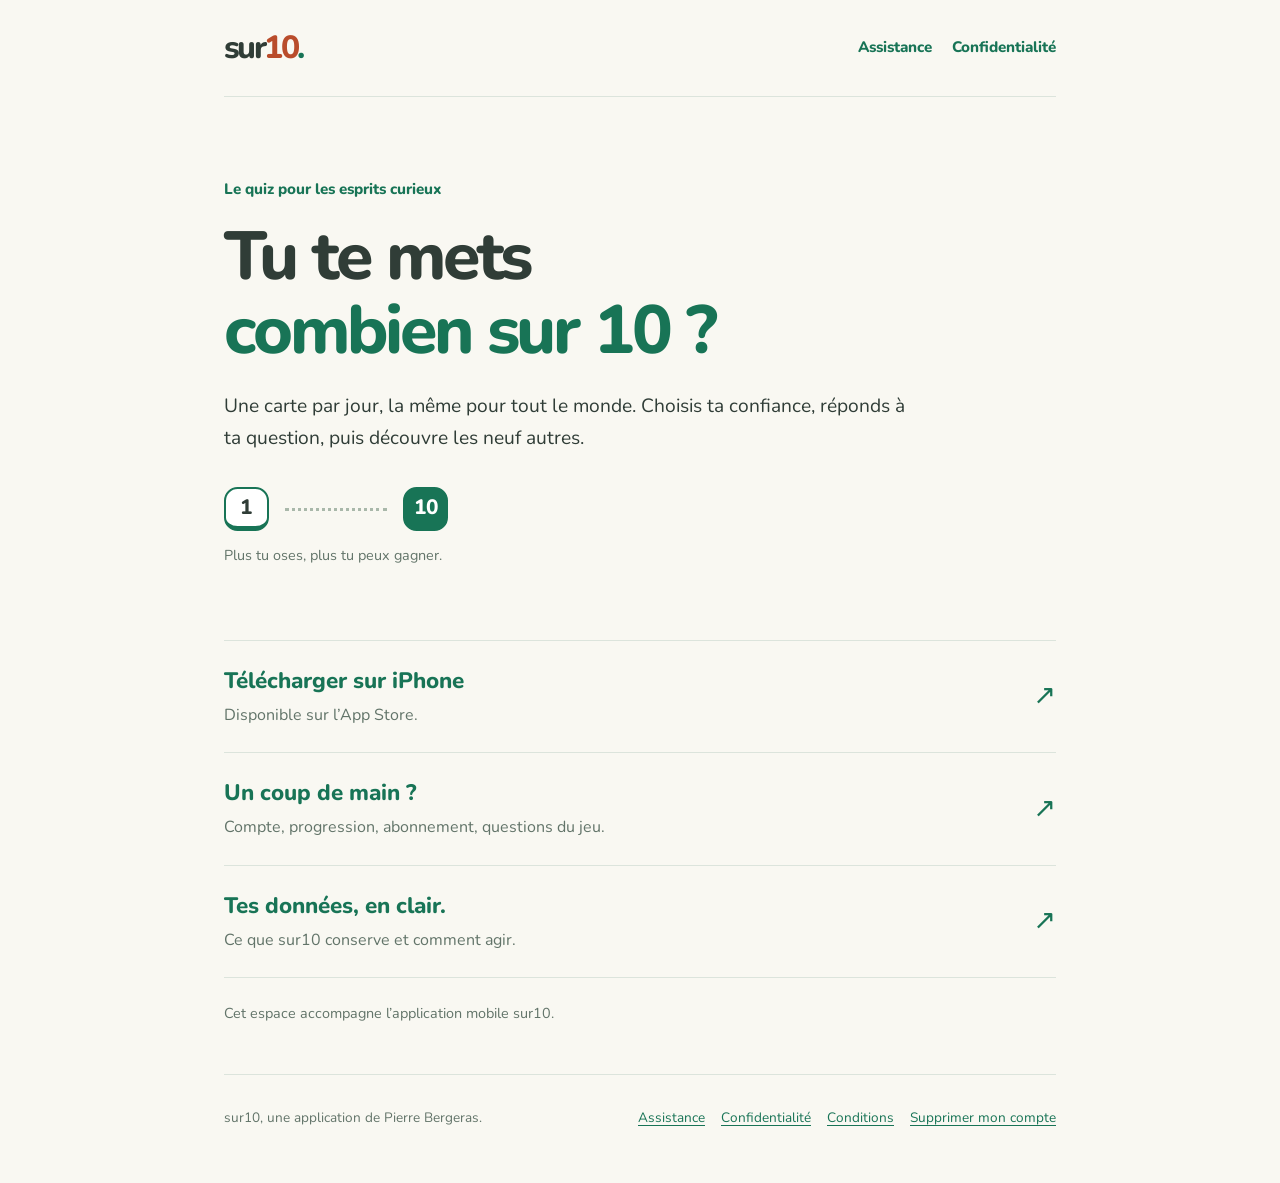
<file: index.html>
<!doctype html>
<html lang="fr">
<head>
  <meta charset="utf-8">
  <meta name="viewport" content="width=device-width, initial-scale=1">
  <meta name="description" content="Le site d’assistance de sur10, le quiz mobile où tu choisis ton niveau de confiance.">
  <meta name="theme-color" content="#F9F8F2">
  <title>Une carte par jour · sur10</title>
  <link rel="icon" type="image/svg+xml" href="assets/mark.svg">
  <link rel="stylesheet" href="styles.css">
  <link rel="canonical" href="https://pierrebgs.github.io/sur10-support/index.html">
</head>
<body>
  <a class="skip-link" href="#contenu">Aller au contenu</a>
  <header class="site-header">
    <a class="wordmark" href="index.html" aria-label="sur10, accueil">sur<span>10</span><i aria-hidden="true">.</i></a>
    <nav aria-label="Navigation principale">
      <a href="support.html">Assistance</a>
      <a href="privacy.html">Confidentialité</a>
    </nav>
  </header>
  <main id="contenu" tabindex="-1">
    <section class="hero">
      <p class="eyebrow">Le quiz pour les esprits curieux</p>
      <h1>Tu te mets<br><span>combien sur 10 ?</span></h1>
      <p class="lead">Une carte par jour, la même pour tout le monde. Choisis ta confiance, réponds à ta question, puis découvre les neuf autres.</p>
      <div class="score-rule" aria-label="De 1 à 10 : plus de confiance, plus de difficulté, plus de points"><span>1</span><span class="score-line" aria-hidden="true"></span><span>10</span></div>
      <p class="caption">Plus tu oses, plus tu peux gagner.</p>
    </section>
    <section class="home-links" aria-label="Les informations utiles">
      <a class="feature-link" href="https://apps.apple.com/app/id6800285992"><span><strong>Télécharger sur iPhone</strong><small>Disponible sur l’App Store.</small></span><span aria-hidden="true">↗</span></a>
      <a class="feature-link" href="support.html"><span><strong>Un coup de main ?</strong><small>Compte, progression, abonnement, questions du jeu.</small></span><span aria-hidden="true">↗</span></a>
      <a class="feature-link" href="privacy.html"><span><strong>Tes données, en clair.</strong><small>Ce que sur10 conserve et comment agir.</small></span><span aria-hidden="true">↗</span></a>
    </section>
    <p class="home-note">Cet espace accompagne l’application mobile sur10.</p>
  </main>
  <footer class="site-footer">
    <p>sur10, une application de Pierre Bergeras.</p>
    <div><a href="support.html">Assistance</a><a href="privacy.html">Confidentialité</a><a href="terms.html">Conditions</a><a href="suppression.html">Supprimer mon compte</a></div>
  </footer>
</body>
</html>
</file>
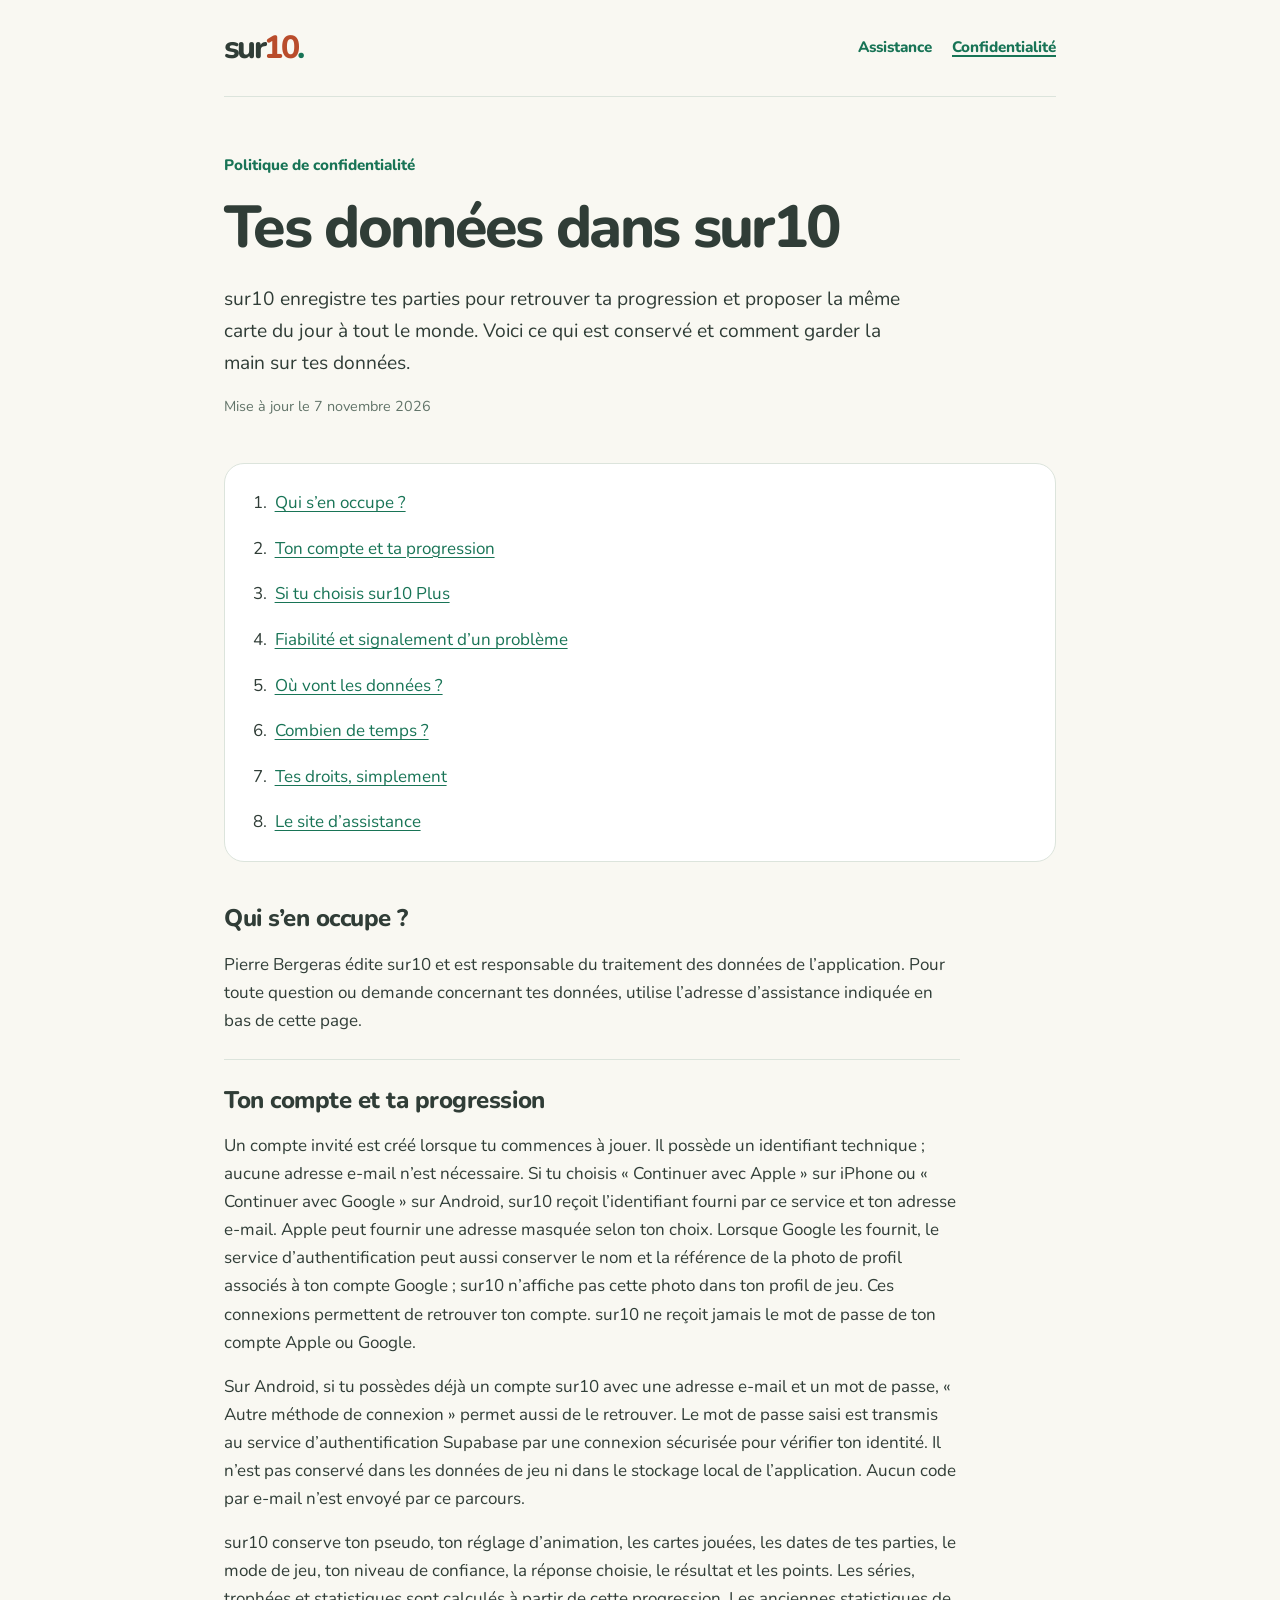
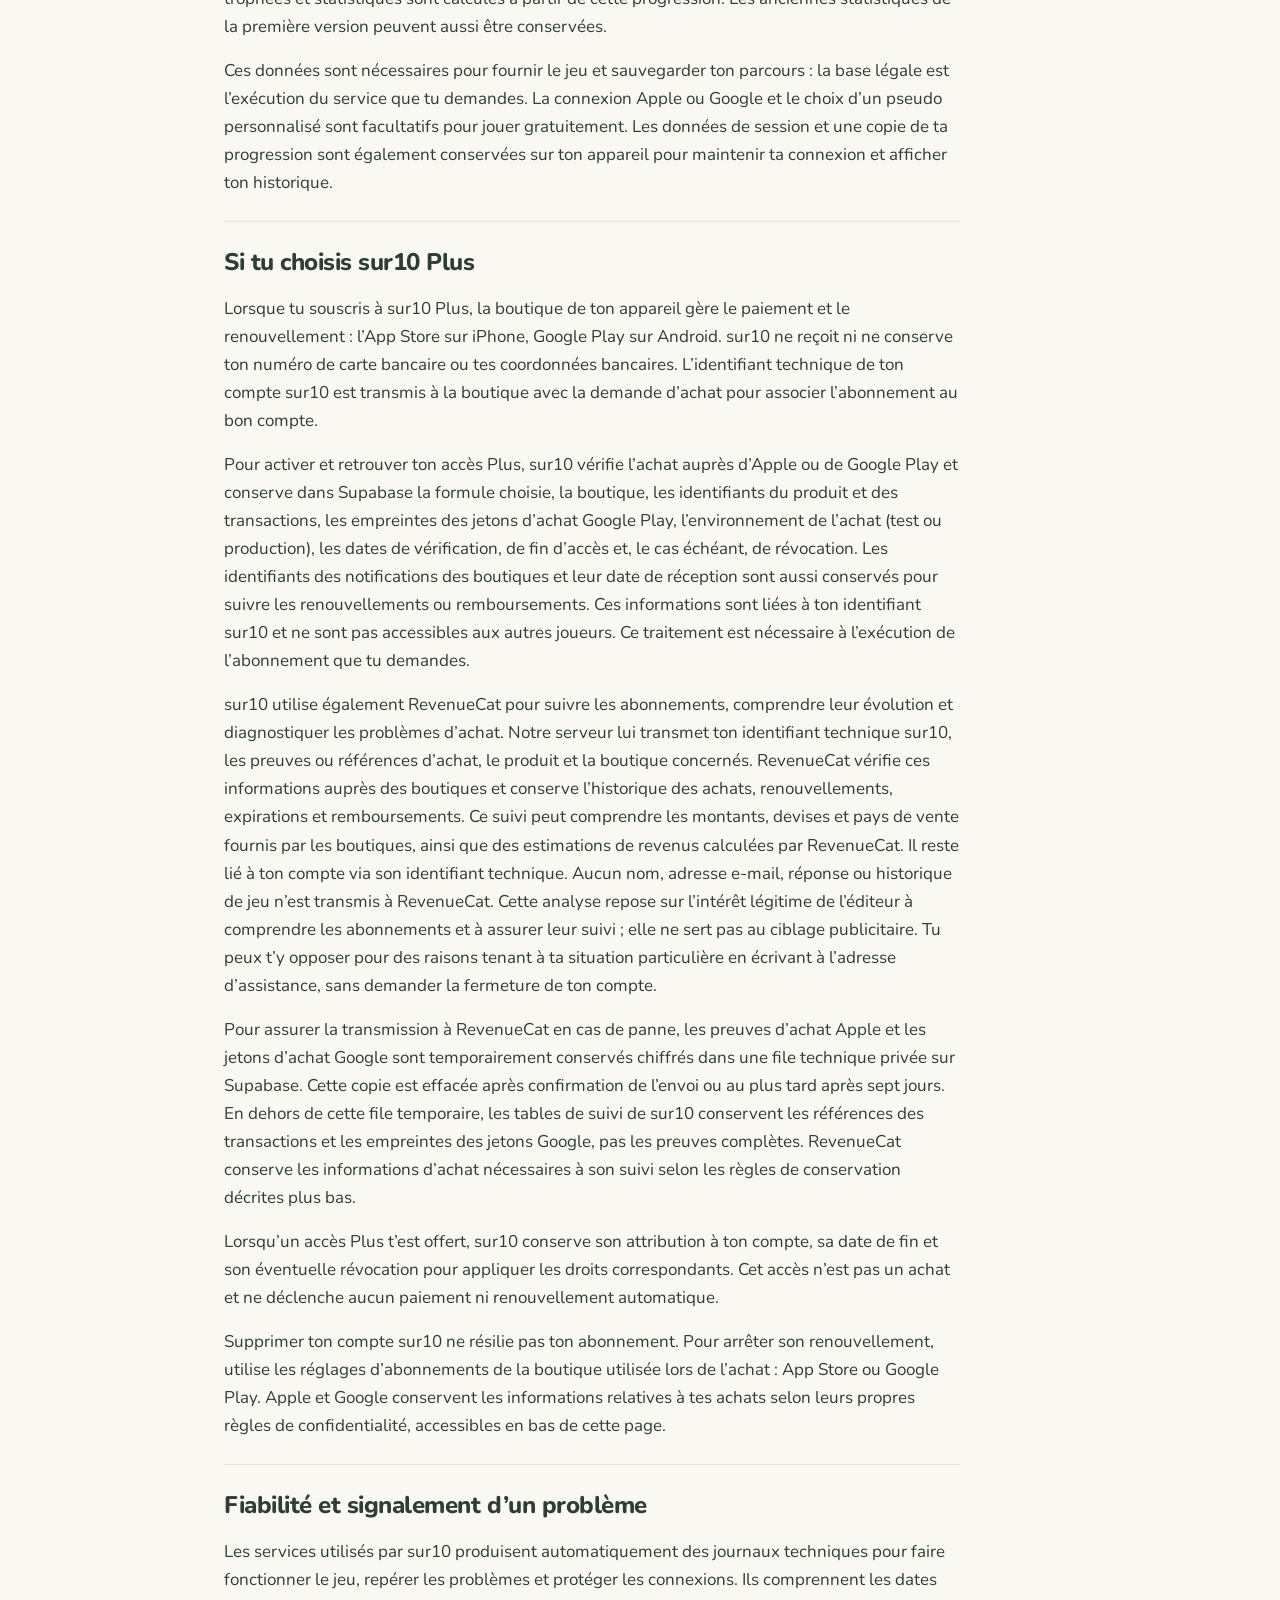
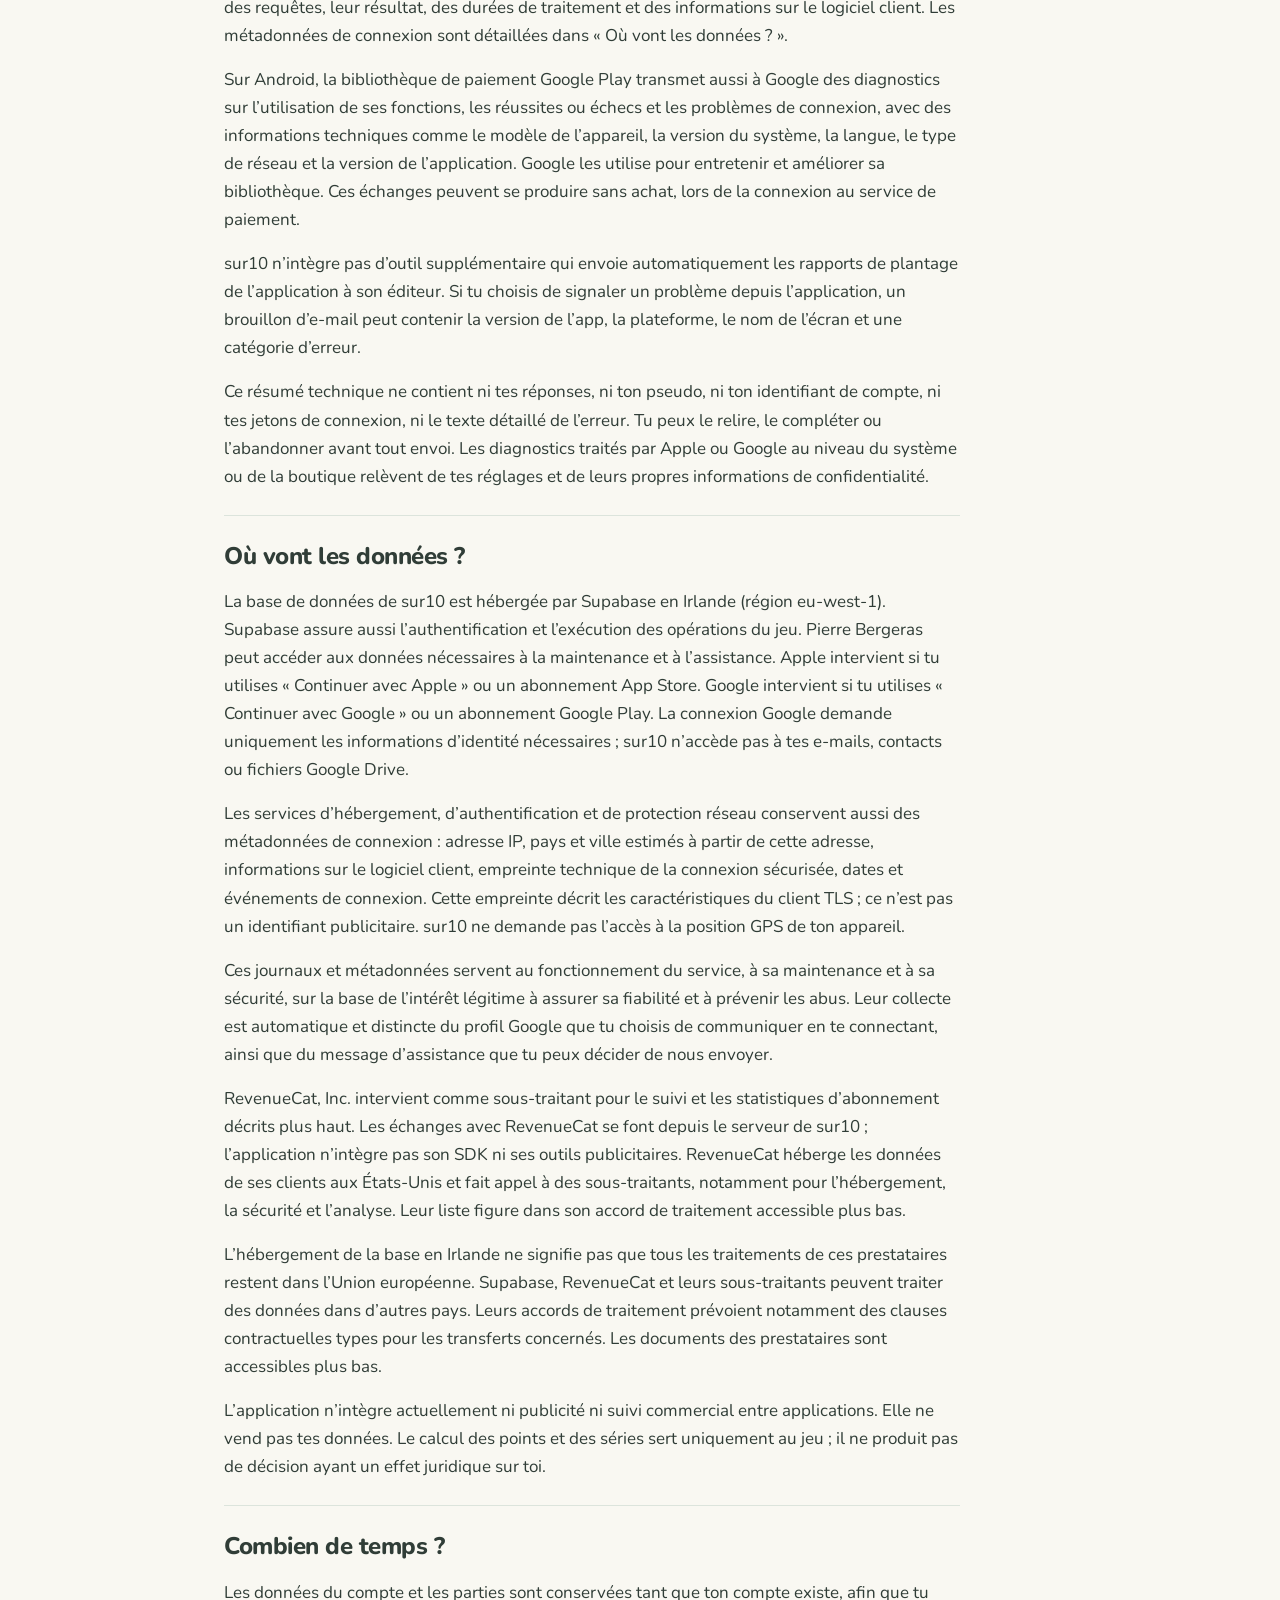
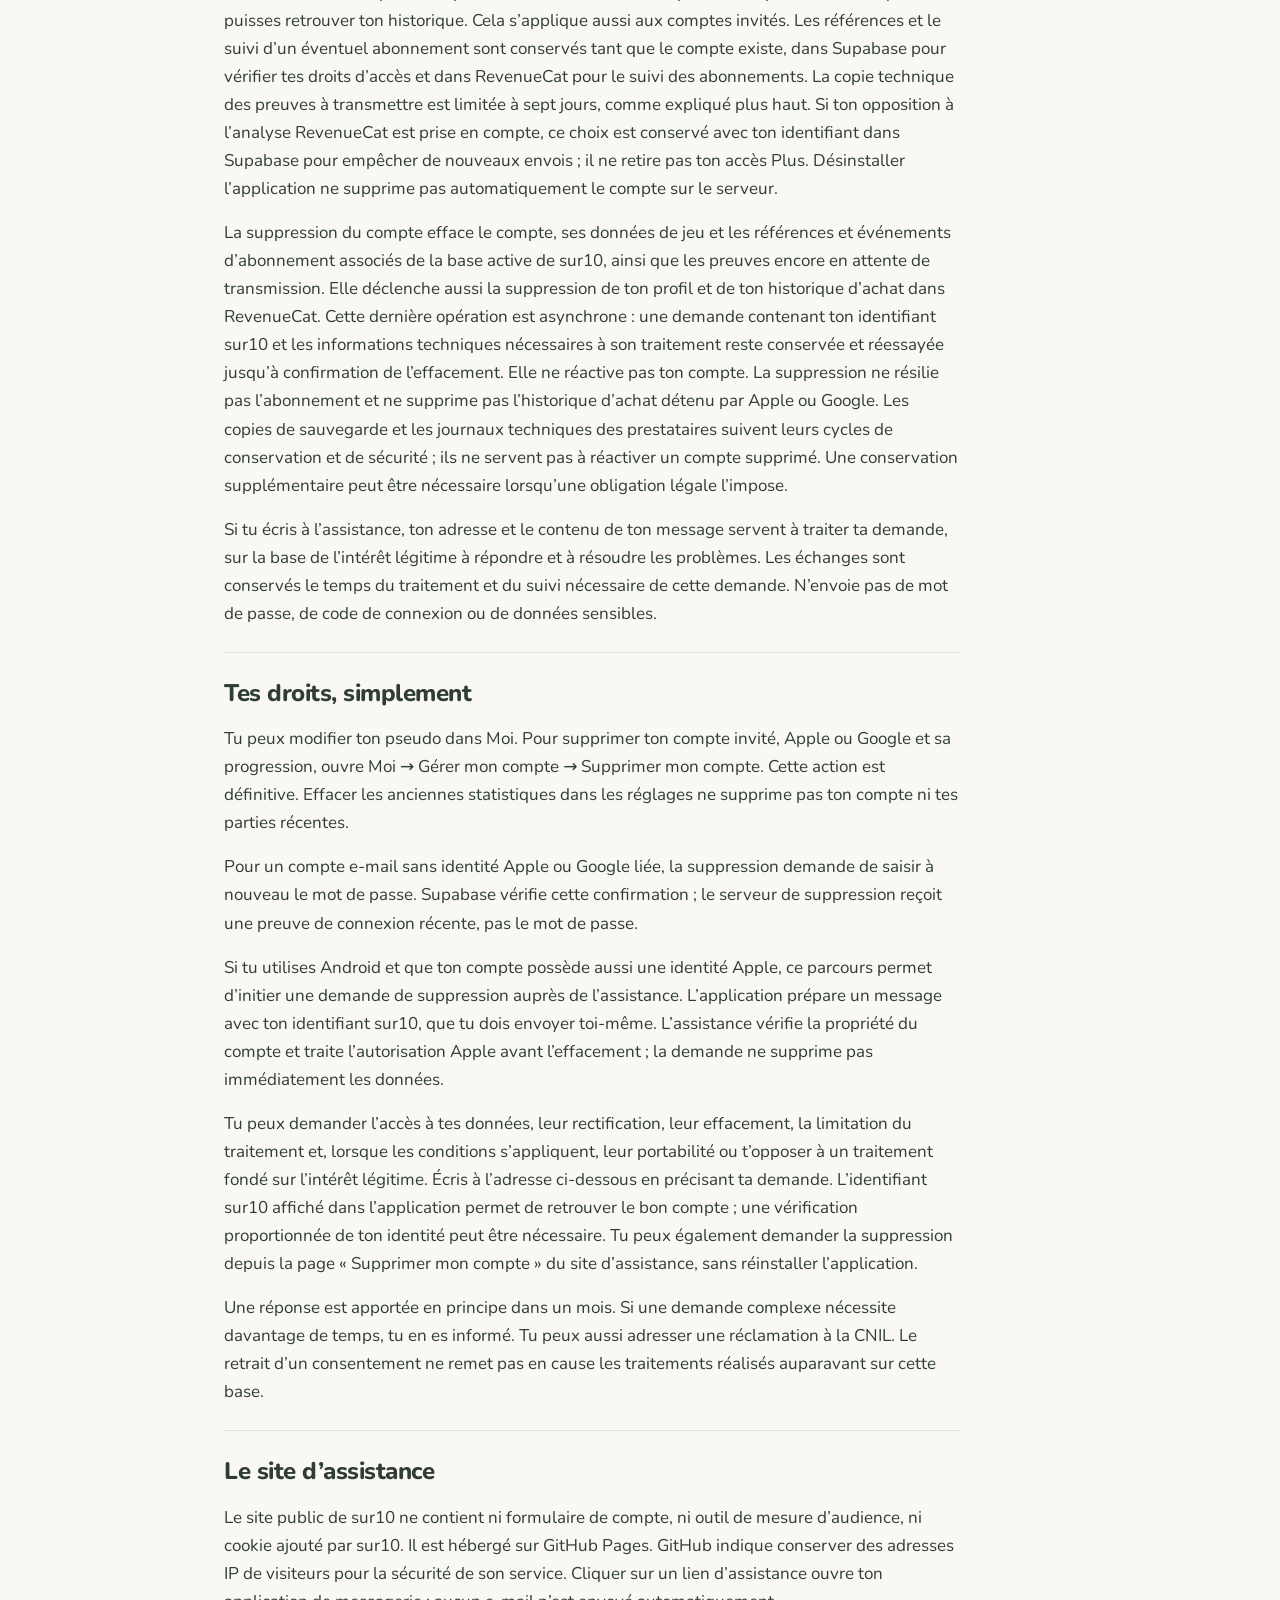
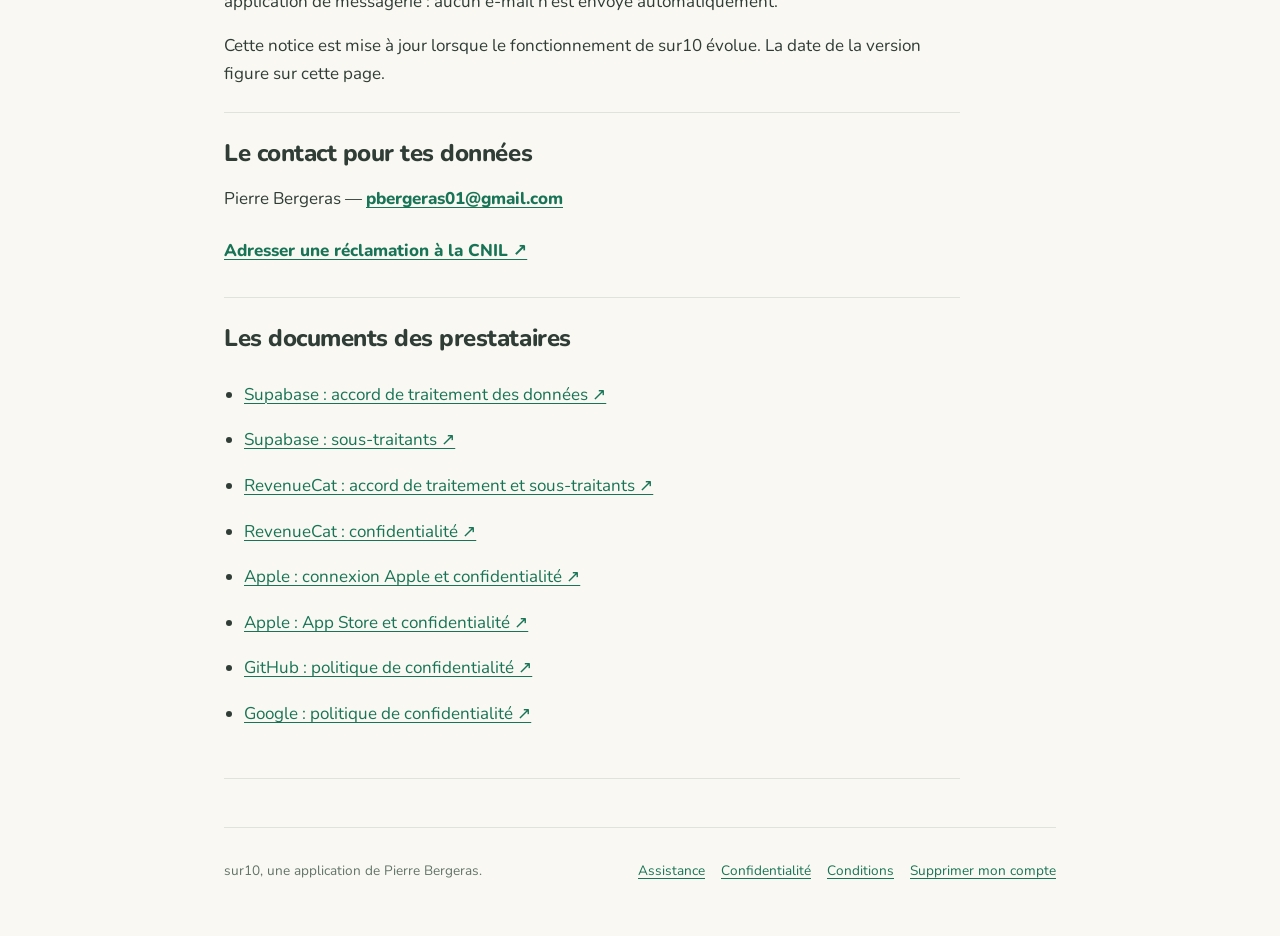
<file: privacy.html>
<!doctype html>
<html lang="fr">
<head>
  <meta charset="utf-8">
  <meta name="viewport" content="width=device-width, initial-scale=1">
  <meta name="description" content="Les données utilisées par sur10, leur conservation et les moyens de demander leur accès ou leur suppression.">
  <meta name="theme-color" content="#F9F8F2">
  <title>Politique de confidentialité · sur10</title>
  <link rel="icon" type="image/svg+xml" href="assets/mark.svg">
  <link rel="stylesheet" href="styles.css">
  <link rel="canonical" href="https://pierrebgs.github.io/sur10-support/privacy.html">
</head>
<body>
  <a class="skip-link" href="#contenu">Aller au contenu</a>
  <header class="site-header">
    <a class="wordmark" href="index.html" aria-label="sur10, accueil">sur<span>10</span><i aria-hidden="true">.</i></a>
    <nav aria-label="Navigation principale">
      <a href="support.html">Assistance</a>
      <a href="privacy.html" aria-current="page">Confidentialité</a>
    </nav>
  </header>
  <main id="contenu" tabindex="-1">
    <div class="page-intro">
      <p class="eyebrow">Politique de confidentialité</p>
      <h1>Tes données dans sur10</h1>
      <p class="lead">sur10 enregistre tes parties pour retrouver ta progression et proposer la même carte du jour à tout le monde. Voici ce qui est conservé et comment garder la main sur tes données.</p>
      <p class="updated">Mise à jour le <time datetime="2026-11-07">7 novembre 2026</time></p>
    </div>
    <nav class="contents" aria-label="Sommaire de la politique"><ol><li><a href="#responsable">Qui s’en occupe ?</a></li><li><a href="#compte">Ton compte et ta progression</a></li><li><a href="#abonnement">Si tu choisis sur10 Plus</a></li><li><a href="#diagnostics">Fiabilité et signalement d’un problème</a></li><li><a href="#destinataires">Où vont les données ?</a></li><li><a href="#conservation">Combien de temps ?</a></li><li><a href="#droits">Tes droits, simplement</a></li><li><a href="#site">Le site d’assistance</a></li></ol></nav>
    <div class="article">
      <section id="responsable"><h2>Qui s’en occupe ?</h2><p>Pierre Bergeras édite sur10 et est responsable du traitement des données de l’application. Pour toute question ou demande concernant tes données, utilise l’adresse d’assistance indiquée en bas de cette page.</p></section>
      <section id="compte"><h2>Ton compte et ta progression</h2><p>Un compte invité est créé lorsque tu commences à jouer. Il possède un identifiant technique ; aucune adresse e-mail n’est nécessaire. Si tu choisis « Continuer avec Apple » sur iPhone ou « Continuer avec Google » sur Android, sur10 reçoit l’identifiant fourni par ce service et ton adresse e-mail. Apple peut fournir une adresse masquée selon ton choix. Lorsque Google les fournit, le service d’authentification peut aussi conserver le nom et la référence de la photo de profil associés à ton compte Google ; sur10 n’affiche pas cette photo dans ton profil de jeu. Ces connexions permettent de retrouver ton compte. sur10 ne reçoit jamais le mot de passe de ton compte Apple ou Google.</p><p>Sur Android, si tu possèdes déjà un compte sur10 avec une adresse e-mail et un mot de passe, « Autre méthode de connexion » permet aussi de le retrouver. Le mot de passe saisi est transmis au service d’authentification Supabase par une connexion sécurisée pour vérifier ton identité. Il n’est pas conservé dans les données de jeu ni dans le stockage local de l’application. Aucun code par e-mail n’est envoyé par ce parcours.</p><p>sur10 conserve ton pseudo, ton réglage d’animation, les cartes jouées, les dates de tes parties, le mode de jeu, ton niveau de confiance, la réponse choisie, le résultat et les points. Les séries, trophées et statistiques sont calculés à partir de cette progression. Les anciennes statistiques de la première version peuvent aussi être conservées.</p><p>Ces données sont nécessaires pour fournir le jeu et sauvegarder ton parcours : la base légale est l’exécution du service que tu demandes. La connexion Apple ou Google et le choix d’un pseudo personnalisé sont facultatifs pour jouer gratuitement. Les données de session et une copie de ta progression sont également conservées sur ton appareil pour maintenir ta connexion et afficher ton historique.</p></section>
      <section id="abonnement"><h2>Si tu choisis sur10 Plus</h2><p>Lorsque tu souscris à sur10 Plus, la boutique de ton appareil gère le paiement et le renouvellement : l’App Store sur iPhone, Google Play sur Android. sur10 ne reçoit ni ne conserve ton numéro de carte bancaire ou tes coordonnées bancaires. L’identifiant technique de ton compte sur10 est transmis à la boutique avec la demande d’achat pour associer l’abonnement au bon compte.</p><p>Pour activer et retrouver ton accès Plus, sur10 vérifie l’achat auprès d’Apple ou de Google Play et conserve dans Supabase la formule choisie, la boutique, les identifiants du produit et des transactions, les empreintes des jetons d’achat Google Play, l’environnement de l’achat (test ou production), les dates de vérification, de fin d’accès et, le cas échéant, de révocation. Les identifiants des notifications des boutiques et leur date de réception sont aussi conservés pour suivre les renouvellements ou remboursements. Ces informations sont liées à ton identifiant sur10 et ne sont pas accessibles aux autres joueurs. Ce traitement est nécessaire à l’exécution de l’abonnement que tu demandes.</p><p>sur10 utilise également RevenueCat pour suivre les abonnements, comprendre leur évolution et diagnostiquer les problèmes d’achat. Notre serveur lui transmet ton identifiant technique sur10, les preuves ou références d’achat, le produit et la boutique concernés. RevenueCat vérifie ces informations auprès des boutiques et conserve l’historique des achats, renouvellements, expirations et remboursements. Ce suivi peut comprendre les montants, devises et pays de vente fournis par les boutiques, ainsi que des estimations de revenus calculées par RevenueCat. Il reste lié à ton compte via son identifiant technique. Aucun nom, adresse e-mail, réponse ou historique de jeu n’est transmis à RevenueCat. Cette analyse repose sur l’intérêt légitime de l’éditeur à comprendre les abonnements et à assurer leur suivi ; elle ne sert pas au ciblage publicitaire. Tu peux t’y opposer pour des raisons tenant à ta situation particulière en écrivant à l’adresse d’assistance, sans demander la fermeture de ton compte.</p><p>Pour assurer la transmission à RevenueCat en cas de panne, les preuves d’achat Apple et les jetons d’achat Google sont temporairement conservés chiffrés dans une file technique privée sur Supabase. Cette copie est effacée après confirmation de l’envoi ou au plus tard après sept jours. En dehors de cette file temporaire, les tables de suivi de sur10 conservent les références des transactions et les empreintes des jetons Google, pas les preuves complètes. RevenueCat conserve les informations d’achat nécessaires à son suivi selon les règles de conservation décrites plus bas.</p><p>Lorsqu’un accès Plus t’est offert, sur10 conserve son attribution à ton compte, sa date de fin et son éventuelle révocation pour appliquer les droits correspondants. Cet accès n’est pas un achat et ne déclenche aucun paiement ni renouvellement automatique.</p><p>Supprimer ton compte sur10 ne résilie pas ton abonnement. Pour arrêter son renouvellement, utilise les réglages d’abonnements de la boutique utilisée lors de l’achat : App Store ou Google Play. Apple et Google conservent les informations relatives à tes achats selon leurs propres règles de confidentialité, accessibles en bas de cette page.</p></section>
      <section id="diagnostics"><h2>Fiabilité et signalement d’un problème</h2><p>Les services utilisés par sur10 produisent automatiquement des journaux techniques pour faire fonctionner le jeu, repérer les problèmes et protéger les connexions. Ils comprennent les dates des requêtes, leur résultat, des durées de traitement et des informations sur le logiciel client. Les métadonnées de connexion sont détaillées dans « Où vont les données ? ».</p><p>Sur Android, la bibliothèque de paiement Google Play transmet aussi à Google des diagnostics sur l’utilisation de ses fonctions, les réussites ou échecs et les problèmes de connexion, avec des informations techniques comme le modèle de l’appareil, la version du système, la langue, le type de réseau et la version de l’application. Google les utilise pour entretenir et améliorer sa bibliothèque. Ces échanges peuvent se produire sans achat, lors de la connexion au service de paiement.</p><p>sur10 n’intègre pas d’outil supplémentaire qui envoie automatiquement les rapports de plantage de l’application à son éditeur. Si tu choisis de signaler un problème depuis l’application, un brouillon d’e-mail peut contenir la version de l’app, la plateforme, le nom de l’écran et une catégorie d’erreur.</p><p>Ce résumé technique ne contient ni tes réponses, ni ton pseudo, ni ton identifiant de compte, ni tes jetons de connexion, ni le texte détaillé de l’erreur. Tu peux le relire, le compléter ou l’abandonner avant tout envoi. Les diagnostics traités par Apple ou Google au niveau du système ou de la boutique relèvent de tes réglages et de leurs propres informations de confidentialité.</p></section>
      <section id="destinataires"><h2>Où vont les données ?</h2><p>La base de données de sur10 est hébergée par Supabase en Irlande (région eu-west-1). Supabase assure aussi l’authentification et l’exécution des opérations du jeu. Pierre Bergeras peut accéder aux données nécessaires à la maintenance et à l’assistance. Apple intervient si tu utilises « Continuer avec Apple » ou un abonnement App Store. Google intervient si tu utilises « Continuer avec Google » ou un abonnement Google Play. La connexion Google demande uniquement les informations d’identité nécessaires ; sur10 n’accède pas à tes e-mails, contacts ou fichiers Google Drive.</p><p>Les services d’hébergement, d’authentification et de protection réseau conservent aussi des métadonnées de connexion : adresse IP, pays et ville estimés à partir de cette adresse, informations sur le logiciel client, empreinte technique de la connexion sécurisée, dates et événements de connexion. Cette empreinte décrit les caractéristiques du client TLS ; ce n’est pas un identifiant publicitaire. sur10 ne demande pas l’accès à la position GPS de ton appareil.</p><p>Ces journaux et métadonnées servent au fonctionnement du service, à sa maintenance et à sa sécurité, sur la base de l’intérêt légitime à assurer sa fiabilité et à prévenir les abus. Leur collecte est automatique et distincte du profil Google que tu choisis de communiquer en te connectant, ainsi que du message d’assistance que tu peux décider de nous envoyer.</p><p>RevenueCat, Inc. intervient comme sous-traitant pour le suivi et les statistiques d’abonnement décrits plus haut. Les échanges avec RevenueCat se font depuis le serveur de sur10 ; l’application n’intègre pas son SDK ni ses outils publicitaires. RevenueCat héberge les données de ses clients aux États-Unis et fait appel à des sous-traitants, notamment pour l’hébergement, la sécurité et l’analyse. Leur liste figure dans son accord de traitement accessible plus bas.</p><p>L’hébergement de la base en Irlande ne signifie pas que tous les traitements de ces prestataires restent dans l’Union européenne. Supabase, RevenueCat et leurs sous-traitants peuvent traiter des données dans d’autres pays. Leurs accords de traitement prévoient notamment des clauses contractuelles types pour les transferts concernés. Les documents des prestataires sont accessibles plus bas.</p><p>L’application n’intègre actuellement ni publicité ni suivi commercial entre applications. Elle ne vend pas tes données. Le calcul des points et des séries sert uniquement au jeu ; il ne produit pas de décision ayant un effet juridique sur toi.</p></section>
      <section id="conservation"><h2>Combien de temps ?</h2><p>Les données du compte et les parties sont conservées tant que ton compte existe, afin que tu puisses retrouver ton historique. Cela s’applique aussi aux comptes invités. Les références et le suivi d’un éventuel abonnement sont conservés tant que le compte existe, dans Supabase pour vérifier tes droits d’accès et dans RevenueCat pour le suivi des abonnements. La copie technique des preuves à transmettre est limitée à sept jours, comme expliqué plus haut. Si ton opposition à l’analyse RevenueCat est prise en compte, ce choix est conservé avec ton identifiant dans Supabase pour empêcher de nouveaux envois ; il ne retire pas ton accès Plus. Désinstaller l’application ne supprime pas automatiquement le compte sur le serveur.</p><p>La suppression du compte efface le compte, ses données de jeu et les références et événements d’abonnement associés de la base active de sur10, ainsi que les preuves encore en attente de transmission. Elle déclenche aussi la suppression de ton profil et de ton historique d’achat dans RevenueCat. Cette dernière opération est asynchrone : une demande contenant ton identifiant sur10 et les informations techniques nécessaires à son traitement reste conservée et réessayée jusqu’à confirmation de l’effacement. Elle ne réactive pas ton compte. La suppression ne résilie pas l’abonnement et ne supprime pas l’historique d’achat détenu par Apple ou Google. Les copies de sauvegarde et les journaux techniques des prestataires suivent leurs cycles de conservation et de sécurité ; ils ne servent pas à réactiver un compte supprimé. Une conservation supplémentaire peut être nécessaire lorsqu’une obligation légale l’impose.</p><p>Si tu écris à l’assistance, ton adresse et le contenu de ton message servent à traiter ta demande, sur la base de l’intérêt légitime à répondre et à résoudre les problèmes. Les échanges sont conservés le temps du traitement et du suivi nécessaire de cette demande. N’envoie pas de mot de passe, de code de connexion ou de données sensibles.</p></section>
      <section id="droits"><h2>Tes droits, simplement</h2><p>Tu peux modifier ton pseudo dans Moi. Pour supprimer ton compte invité, Apple ou Google et sa progression, ouvre Moi → Gérer mon compte → Supprimer mon compte. Cette action est définitive. Effacer les anciennes statistiques dans les réglages ne supprime pas ton compte ni tes parties récentes.</p><p>Pour un compte e-mail sans identité Apple ou Google liée, la suppression demande de saisir à nouveau le mot de passe. Supabase vérifie cette confirmation ; le serveur de suppression reçoit une preuve de connexion récente, pas le mot de passe.</p><p>Si tu utilises Android et que ton compte possède aussi une identité Apple, ce parcours permet d’initier une demande de suppression auprès de l’assistance. L’application prépare un message avec ton identifiant sur10, que tu dois envoyer toi-même. L’assistance vérifie la propriété du compte et traite l’autorisation Apple avant l’effacement ; la demande ne supprime pas immédiatement les données.</p><p>Tu peux demander l’accès à tes données, leur rectification, leur effacement, la limitation du traitement et, lorsque les conditions s’appliquent, leur portabilité ou t’opposer à un traitement fondé sur l’intérêt légitime. Écris à l’adresse ci-dessous en précisant ta demande. L’identifiant sur10 affiché dans l’application permet de retrouver le bon compte ; une vérification proportionnée de ton identité peut être nécessaire. Tu peux également demander la suppression depuis la page « Supprimer mon compte » du site d’assistance, sans réinstaller l’application.</p><p>Une réponse est apportée en principe dans un mois. Si une demande complexe nécessite davantage de temps, tu en es informé. Tu peux aussi adresser une réclamation à la CNIL. Le retrait d’un consentement ne remet pas en cause les traitements réalisés auparavant sur cette base.</p></section>
      <section id="site"><h2>Le site d’assistance</h2><p>Le site public de sur10 ne contient ni formulaire de compte, ni outil de mesure d’audience, ni cookie ajouté par sur10. Il est hébergé sur GitHub Pages. GitHub indique conserver des adresses IP de visiteurs pour la sécurité de son service. Cliquer sur un lien d’assistance ouvre ton application de messagerie : aucun e-mail n’est envoyé automatiquement.</p><p>Cette notice est mise à jour lorsque le fonctionnement de sur10 évolue. La date de la version figure sur cette page.</p></section>
      <section id="contact"><h2>Le contact pour tes données</h2><p>Pierre Bergeras — <a class="contact-address" href="mailto:pbergeras01@gmail.com?subject=sur10%20%E2%80%94%20Assistance">pbergeras01@gmail.com</a></p><p><a class="text-link" href="https://www.cnil.fr/fr/adresser-une-plainte">Adresser une réclamation à la CNIL <span aria-hidden="true">↗</span></a></p></section>
      <section id="prestataires"><h2>Les documents des prestataires</h2><ul class="provider-links"><li><a href="https://supabase.com/legal/customer-resources/data-processing-addendum">Supabase : accord de traitement des données <span aria-hidden="true">↗</span></a></li><li><a href="https://supabase.com/legal/customer-resources/subprocessor-list">Supabase : sous-traitants <span aria-hidden="true">↗</span></a></li><li><a href="https://www.revenuecat.com/dpa">RevenueCat : accord de traitement et sous-traitants <span aria-hidden="true">↗</span></a></li><li><a href="https://www.revenuecat.com/privacy">RevenueCat : confidentialité <span aria-hidden="true">↗</span></a></li><li><a href="https://www.apple.com/legal/privacy/data/fr/sign-in-with-apple/">Apple : connexion Apple et confidentialité <span aria-hidden="true">↗</span></a></li><li><a href="https://www.apple.com/legal/privacy/data/fr/app-store/">Apple : App Store et confidentialité <span aria-hidden="true">↗</span></a></li><li><a href="https://docs.github.com/fr/site-policy/privacy-policies/github-general-privacy-statement">GitHub : politique de confidentialité <span aria-hidden="true">↗</span></a></li><li><a href="https://policies.google.com/privacy?hl=fr">Google : politique de confidentialité <span aria-hidden="true">↗</span></a></li></ul></section>
    </div>
  </main>
  <footer class="site-footer">
    <p>sur10, une application de Pierre Bergeras.</p>
    <div><a href="support.html">Assistance</a><a href="privacy.html">Confidentialité</a><a href="terms.html">Conditions</a><a href="suppression.html">Supprimer mon compte</a></div>
  </footer>
</body>
</html>
</file>
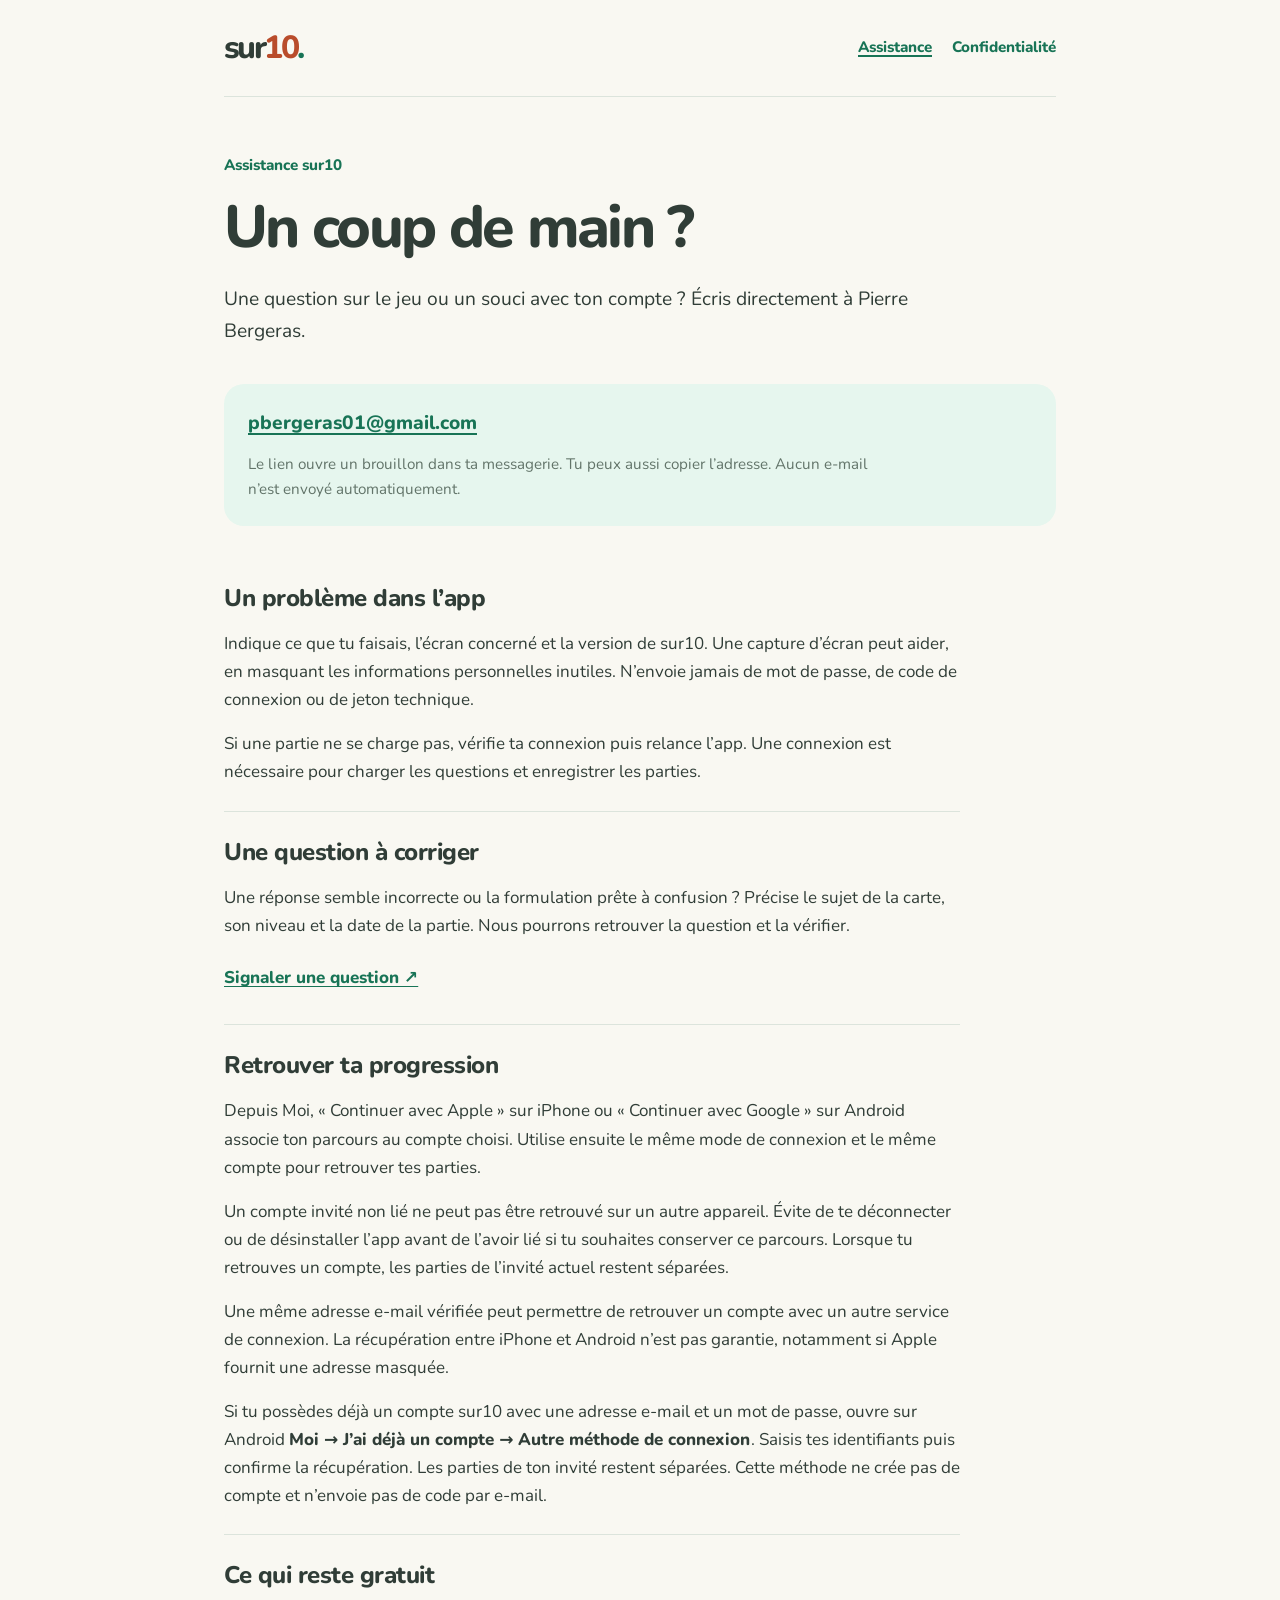
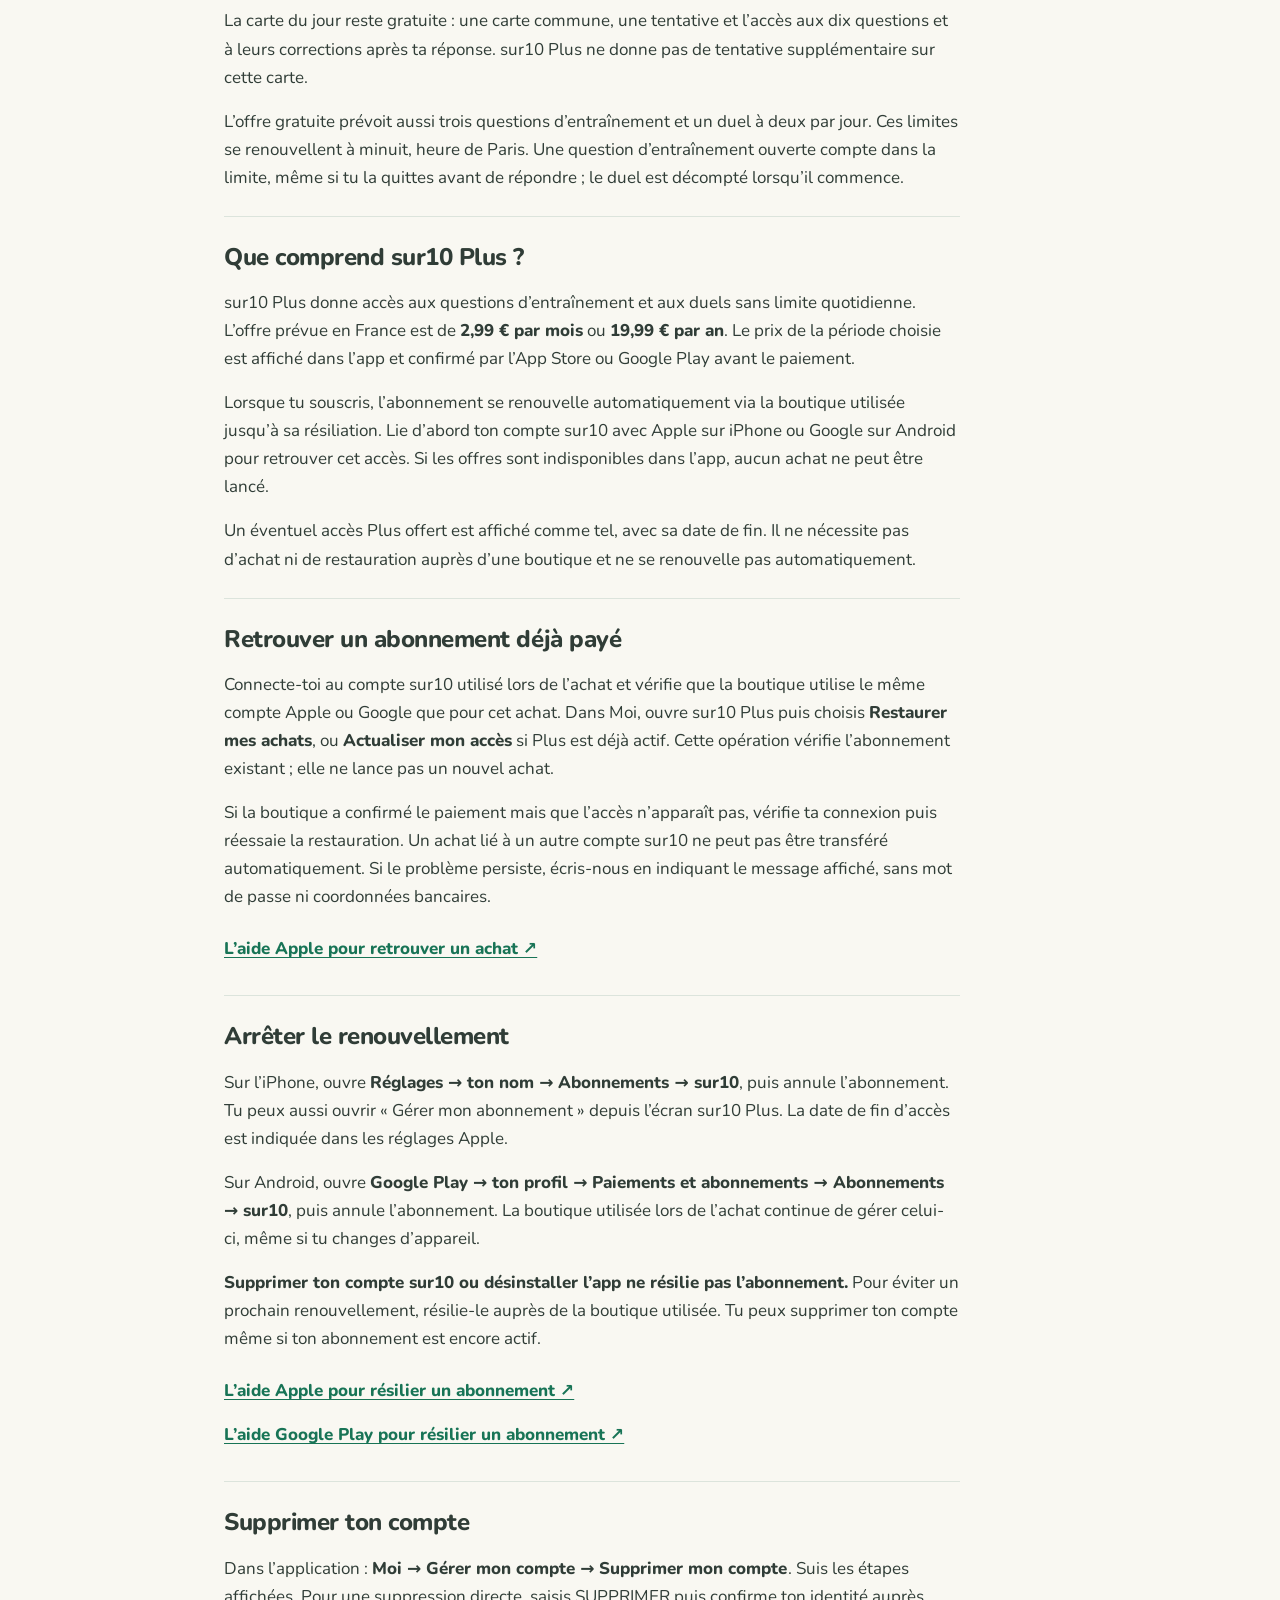
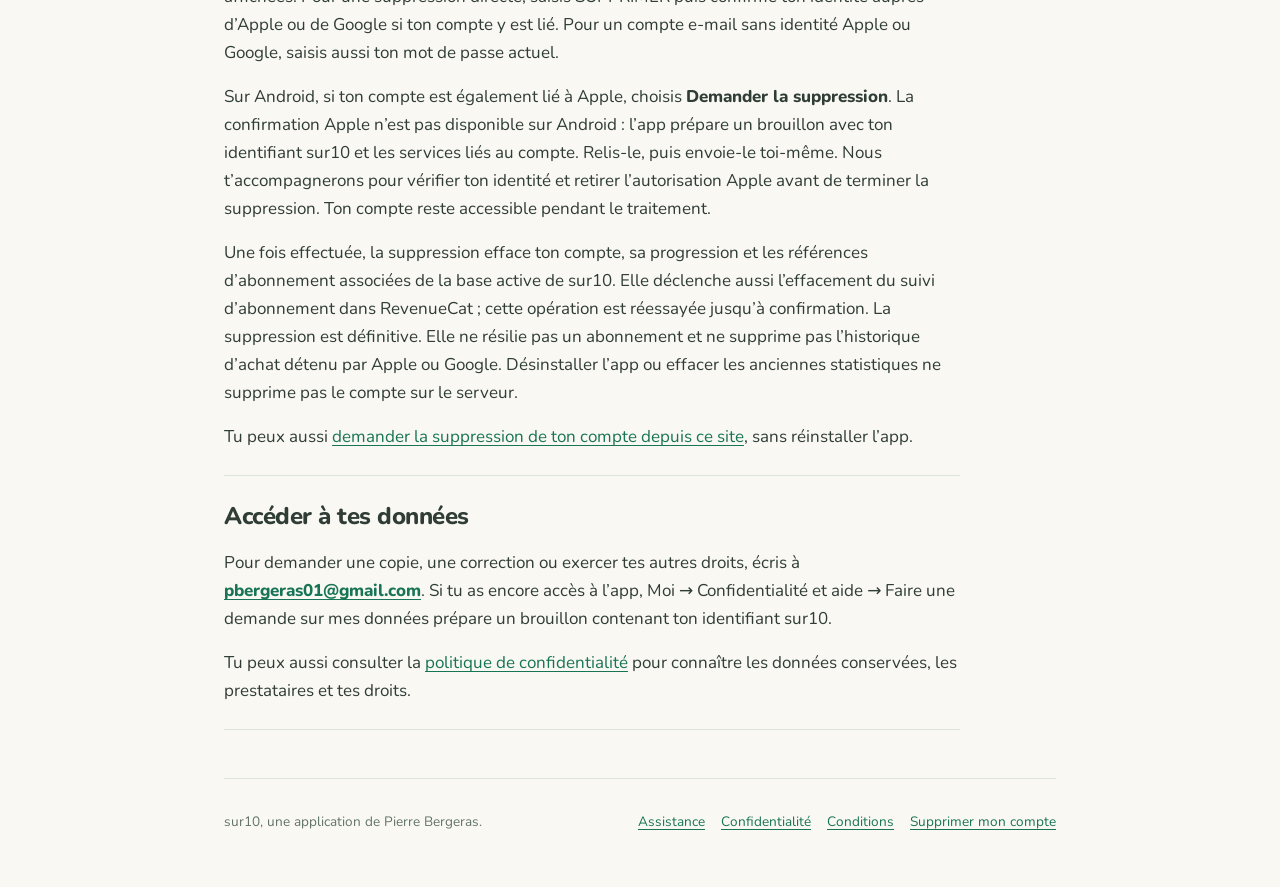
<file: support.html>
<!doctype html>
<html lang="fr">
<head>
  <meta charset="utf-8">
  <meta name="viewport" content="width=device-width, initial-scale=1">
  <meta name="description" content="Contacter sur10, retrouver son compte, gérer son abonnement Plus et demander la suppression de ses données.">
  <meta name="theme-color" content="#F9F8F2">
  <title>Assistance · sur10</title>
  <link rel="icon" type="image/svg+xml" href="assets/mark.svg">
  <link rel="stylesheet" href="styles.css">
  <link rel="canonical" href="https://pierrebgs.github.io/sur10-support/support.html">
</head>
<body>
  <a class="skip-link" href="#contenu">Aller au contenu</a>
  <header class="site-header">
    <a class="wordmark" href="index.html" aria-label="sur10, accueil">sur<span>10</span><i aria-hidden="true">.</i></a>
    <nav aria-label="Navigation principale">
      <a href="support.html" aria-current="page">Assistance</a>
      <a href="privacy.html">Confidentialité</a>
    </nav>
  </header>
  <main id="contenu" tabindex="-1">
    <div class="page-intro">
      <p class="eyebrow">Assistance sur10</p>
      <h1>Un coup de main ?</h1>
      <p class="lead">Une question sur le jeu ou un souci avec ton compte ? Écris directement à Pierre Bergeras.</p>
    </div>
    <div class="contact-box">
      <a class="contact-address" href="mailto:pbergeras01@gmail.com?subject=sur10%20%E2%80%94%20Assistance">pbergeras01@gmail.com</a>
      <p>Le lien ouvre un brouillon dans ta messagerie. Tu peux aussi copier l’adresse. Aucun e-mail n’est envoyé automatiquement.</p>
    </div>
    <div class="article">
      <section id="probleme">
        <h2>Un problème dans l’app</h2>
        <p>Indique ce que tu faisais, l’écran concerné et la version de sur10. Une capture d’écran peut aider, en masquant les informations personnelles inutiles. N’envoie jamais de mot de passe, de code de connexion ou de jeton technique.</p>
        <p>Si une partie ne se charge pas, vérifie ta connexion puis relance l’app. Une connexion est nécessaire pour charger les questions et enregistrer les parties.</p>
      </section>
      <section id="question">
        <h2>Une question à corriger</h2>
        <p>Une réponse semble incorrecte ou la formulation prête à confusion ? Précise le sujet de la carte, son niveau et la date de la partie. Nous pourrons retrouver la question et la vérifier.</p>
        <a class="text-link" href="mailto:pbergeras01@gmail.com?subject=sur10%20%E2%80%94%20Une%20question%20%C3%A0%20v%C3%A9rifier">Signaler une question <span aria-hidden="true">↗</span></a>
      </section>
      <section id="compte">
        <h2>Retrouver ta progression</h2>
        <p>Depuis Moi, « Continuer avec Apple » sur iPhone ou « Continuer avec Google » sur Android associe ton parcours au compte choisi. Utilise ensuite le même mode de connexion et le même compte pour retrouver tes parties.</p>
        <p>Un compte invité non lié ne peut pas être retrouvé sur un autre appareil. Évite de te déconnecter ou de désinstaller l’app avant de l’avoir lié si tu souhaites conserver ce parcours. Lorsque tu retrouves un compte, les parties de l’invité actuel restent séparées.</p>
        <p>Une même adresse e-mail vérifiée peut permettre de retrouver un compte avec un autre service de connexion. La récupération entre iPhone et Android n’est pas garantie, notamment si Apple fournit une adresse masquée.</p>
        <p>Si tu possèdes déjà un compte sur10 avec une adresse e-mail et un mot de passe, ouvre sur Android <strong>Moi → J’ai déjà un compte → Autre méthode de connexion</strong>. Saisis tes identifiants puis confirme la récupération. Les parties de ton invité restent séparées. Cette méthode ne crée pas de compte et n’envoie pas de code par e-mail.</p>
      </section>
      <section id="gratuit">
        <h2>Ce qui reste gratuit</h2>
        <p>La carte du jour reste gratuite : une carte commune, une tentative et l’accès aux dix questions et à leurs corrections après ta réponse. sur10 Plus ne donne pas de tentative supplémentaire sur cette carte.</p>
        <p>L’offre gratuite prévoit aussi trois questions d’entraînement et un duel à deux par jour. Ces limites se renouvellent à minuit, heure de Paris. Une question d’entraînement ouverte compte dans la limite, même si tu la quittes avant de répondre ; le duel est décompté lorsqu’il commence.</p>
      </section>
      <section id="abonnement">
        <h2>Que comprend sur10 Plus ?</h2>
        <p>sur10 Plus donne accès aux questions d’entraînement et aux duels sans limite quotidienne. L’offre prévue en France est de <strong>2,99 € par mois</strong> ou <strong>19,99 € par an</strong>. Le prix de la période choisie est affiché dans l’app et confirmé par l’App Store ou Google Play avant le paiement.</p>
        <p>Lorsque tu souscris, l’abonnement se renouvelle automatiquement via la boutique utilisée jusqu’à sa résiliation. Lie d’abord ton compte sur10 avec Apple sur iPhone ou Google sur Android pour retrouver cet accès. Si les offres sont indisponibles dans l’app, aucun achat ne peut être lancé.</p>
        <p>Un éventuel accès Plus offert est affiché comme tel, avec sa date de fin. Il ne nécessite pas d’achat ni de restauration auprès d’une boutique et ne se renouvelle pas automatiquement.</p>
      </section>
      <section id="restaurer">
        <h2>Retrouver un abonnement déjà payé</h2>
        <p>Connecte-toi au compte sur10 utilisé lors de l’achat et vérifie que la boutique utilise le même compte Apple ou Google que pour cet achat. Dans Moi, ouvre sur10 Plus puis choisis <strong>Restaurer mes achats</strong>, ou <strong>Actualiser mon accès</strong> si Plus est déjà actif. Cette opération vérifie l’abonnement existant ; elle ne lance pas un nouvel achat.</p>
        <p>Si la boutique a confirmé le paiement mais que l’accès n’apparaît pas, vérifie ta connexion puis réessaie la restauration. Un achat lié à un autre compte sur10 ne peut pas être transféré automatiquement. Si le problème persiste, écris-nous en indiquant le message affiché, sans mot de passe ni coordonnées bancaires.</p>
        <a class="text-link" href="https://support.apple.com/fr-fr/108096">L’aide Apple pour retrouver un achat <span aria-hidden="true">↗</span></a>
      </section>
      <section id="resilier">
        <h2>Arrêter le renouvellement</h2>
        <p>Sur l’iPhone, ouvre <strong>Réglages → ton nom → Abonnements → sur10</strong>, puis annule l’abonnement. Tu peux aussi ouvrir « Gérer mon abonnement » depuis l’écran sur10 Plus. La date de fin d’accès est indiquée dans les réglages Apple.</p>
        <p>Sur Android, ouvre <strong>Google Play → ton profil → Paiements et abonnements → Abonnements → sur10</strong>, puis annule l’abonnement. La boutique utilisée lors de l’achat continue de gérer celui-ci, même si tu changes d’appareil.</p>
        <p><strong>Supprimer ton compte sur10 ou désinstaller l’app ne résilie pas l’abonnement.</strong> Pour éviter un prochain renouvellement, résilie-le auprès de la boutique utilisée. Tu peux supprimer ton compte même si ton abonnement est encore actif.</p>
        <a class="text-link" href="https://support.apple.com/fr-fr/118428">L’aide Apple pour résilier un abonnement <span aria-hidden="true">↗</span></a>
        <a class="text-link" href="https://support.google.com/googleplay/answer/7018481?hl=fr">L’aide Google Play pour résilier un abonnement <span aria-hidden="true">↗</span></a>
      </section>
      <section id="suppression">
        <h2>Supprimer ton compte</h2>
        <p>Dans l’application : <strong>Moi → Gérer mon compte → Supprimer mon compte</strong>. Suis les étapes affichées. Pour une suppression directe, saisis SUPPRIMER puis confirme ton identité auprès d’Apple ou de Google si ton compte y est lié. Pour un compte e-mail sans identité Apple ou Google, saisis aussi ton mot de passe actuel.</p>
        <p>Sur Android, si ton compte est également lié à Apple, choisis <strong>Demander la suppression</strong>. La confirmation Apple n’est pas disponible sur Android : l’app prépare un brouillon avec ton identifiant sur10 et les services liés au compte. Relis-le, puis envoie-le toi-même. Nous t’accompagnerons pour vérifier ton identité et retirer l’autorisation Apple avant de terminer la suppression. Ton compte reste accessible pendant le traitement.</p>
        <p>Une fois effectuée, la suppression efface ton compte, sa progression et les références d’abonnement associées de la base active de sur10. Elle déclenche aussi l’effacement du suivi d’abonnement dans RevenueCat ; cette opération est réessayée jusqu’à confirmation. La suppression est définitive. Elle ne résilie pas un abonnement et ne supprime pas l’historique d’achat détenu par Apple ou Google. Désinstaller l’app ou effacer les anciennes statistiques ne supprime pas le compte sur le serveur.</p>
        <p>Tu peux aussi <a href="suppression.html">demander la suppression de ton compte depuis ce site</a>, sans réinstaller l’app.</p>
      </section>
      <section id="donnees">
        <h2>Accéder à tes données</h2>
        <p>Pour demander une copie, une correction ou exercer tes autres droits, écris à <a class="contact-address" href="mailto:pbergeras01@gmail.com?subject=sur10%20%E2%80%94%20Assistance">pbergeras01@gmail.com</a>. Si tu as encore accès à l’app, Moi → Confidentialité et aide → Faire une demande sur mes données prépare un brouillon contenant ton identifiant sur10.</p>
        <p>Tu peux aussi consulter la <a href="privacy.html">politique de confidentialité</a> pour connaître les données conservées, les prestataires et tes droits.</p>
      </section>
    </div>
  </main>
  <footer class="site-footer">
    <p>sur10, une application de Pierre Bergeras.</p>
    <div><a href="support.html">Assistance</a><a href="privacy.html">Confidentialité</a><a href="terms.html">Conditions</a><a href="suppression.html">Supprimer mon compte</a></div>
  </footer>
</body>
</html>
</file>
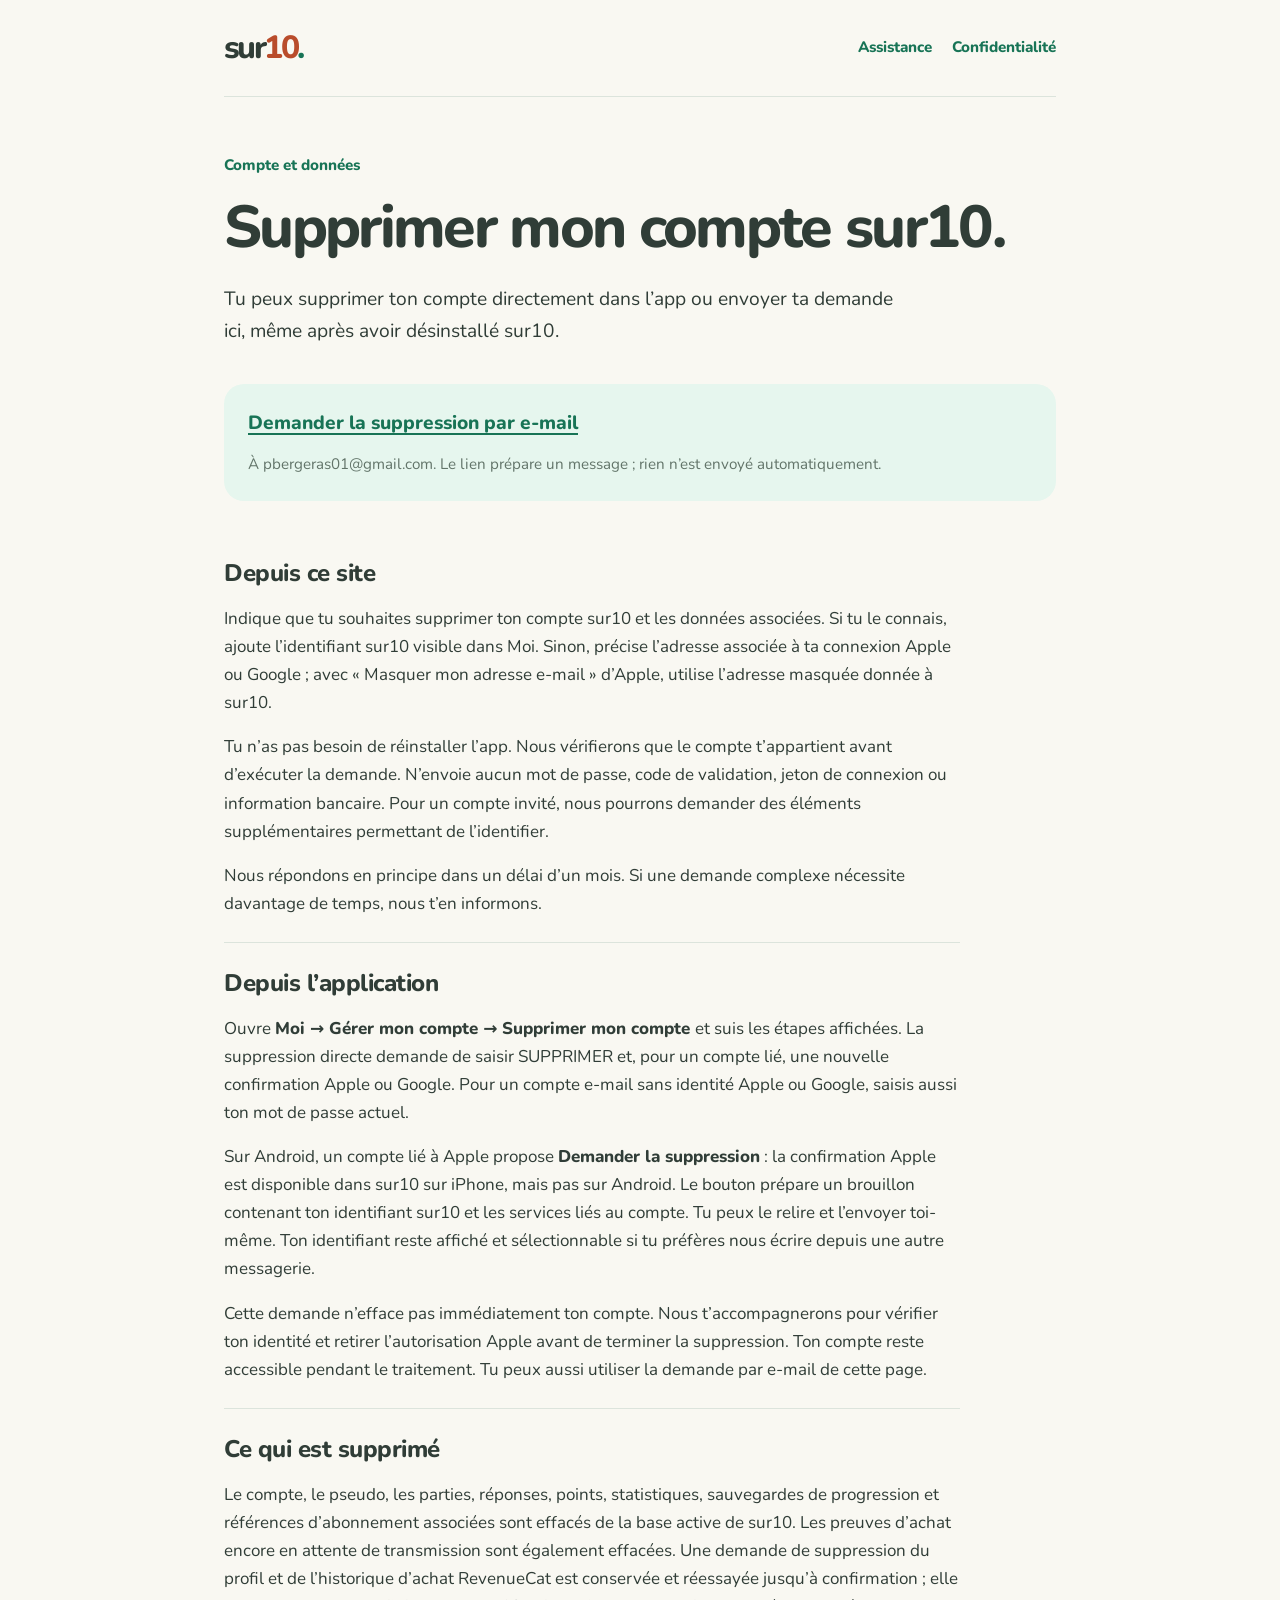
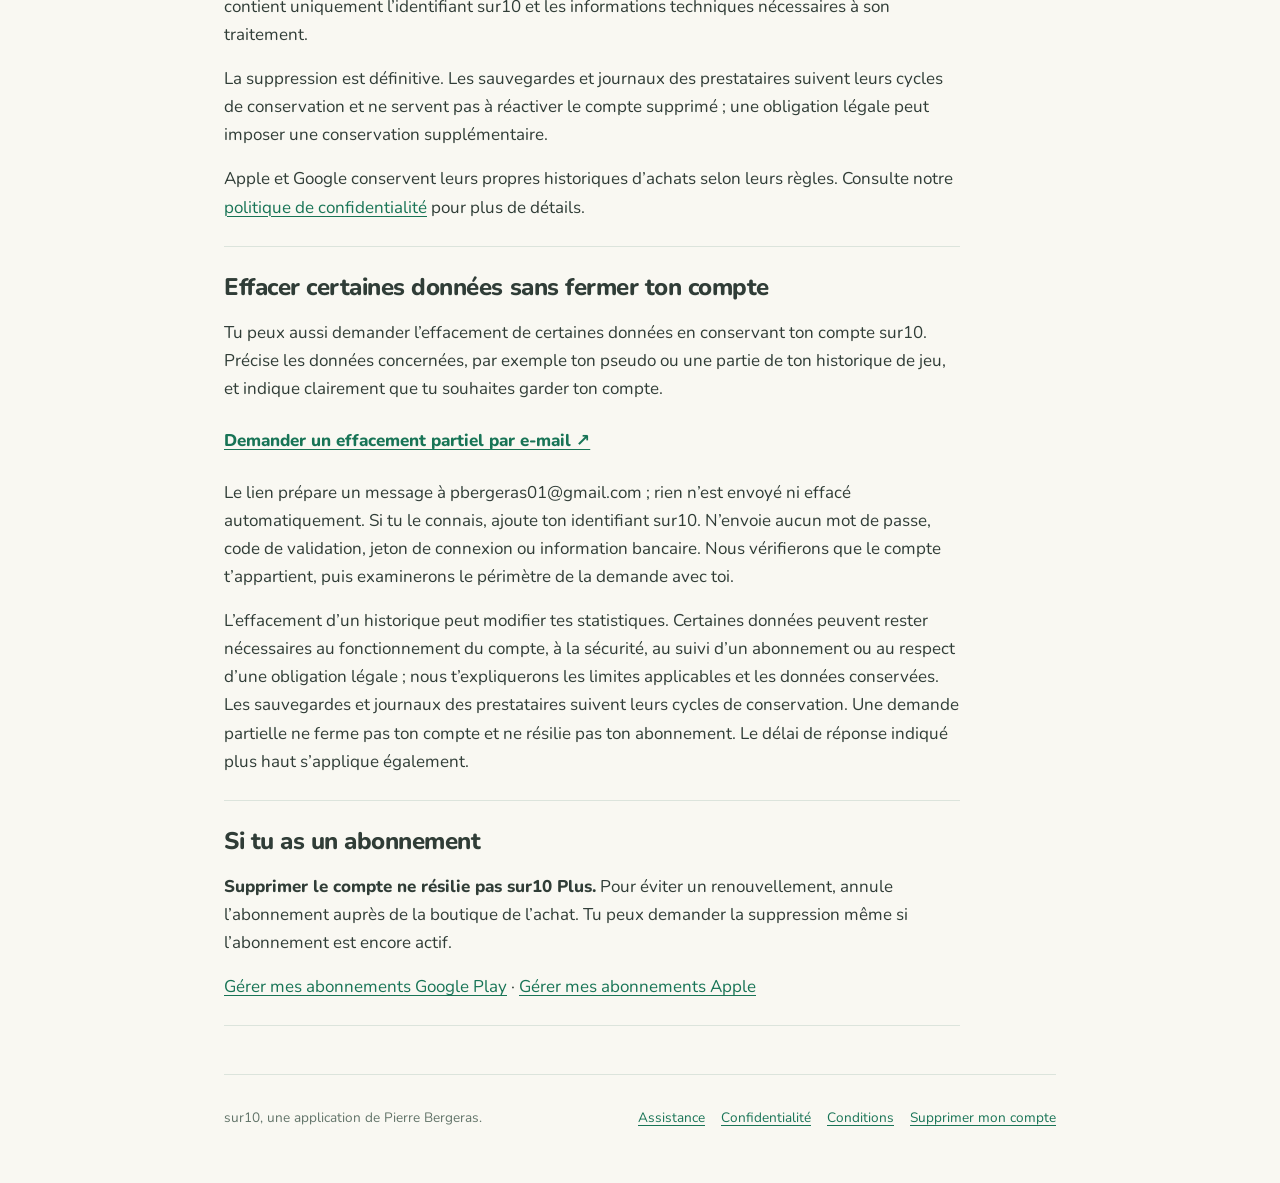
<file: suppression.html>
<!doctype html>
<html lang="fr">
<head>
  <meta charset="utf-8">
  <meta name="viewport" content="width=device-width, initial-scale=1">
  <meta name="description" content="Demander la suppression de votre compte sur10 et de ses données, même sans réinstaller l’application.">
  <meta name="theme-color" content="#F9F8F2">
  <title>Supprimer mon compte · sur10</title>
  <link rel="icon" type="image/svg+xml" href="assets/mark.svg">
  <link rel="stylesheet" href="styles.css">
  <link rel="canonical" href="https://pierrebgs.github.io/sur10-support/suppression.html">
</head>
<body>
  <a class="skip-link" href="#contenu">Aller au contenu</a>
  <header class="site-header">
    <a class="wordmark" href="index.html" aria-label="sur10, accueil">sur<span>10</span><i aria-hidden="true">.</i></a>
    <nav aria-label="Navigation principale">
      <a href="support.html">Assistance</a>
      <a href="privacy.html">Confidentialité</a>
    </nav>
  </header>
  <main id="contenu" tabindex="-1">
    <div class="page-intro"><p class="eyebrow">Compte et données</p><h1>Supprimer mon compte sur10.</h1><p class="lead">Tu peux supprimer ton compte directement dans l’app ou envoyer ta demande ici, même après avoir désinstallé sur10.</p></div>
    <div class="contact-box"><a class="contact-address" href="mailto:pbergeras01@gmail.com?subject=sur10%20%E2%80%94%20Demande%20de%20suppression%20de%20mon%20compte">Demander la suppression par e-mail</a><p>À pbergeras01@gmail.com. Le lien prépare un message ; rien n’est envoyé automatiquement.</p></div>
    <div class="article">
      <section><h2>Depuis ce site</h2><p>Indique que tu souhaites supprimer ton compte sur10 et les données associées. Si tu le connais, ajoute l’identifiant sur10 visible dans Moi. Sinon, précise l’adresse associée à ta connexion Apple ou Google ; avec « Masquer mon adresse e-mail » d’Apple, utilise l’adresse masquée donnée à sur10.</p><p>Tu n’as pas besoin de réinstaller l’app. Nous vérifierons que le compte t’appartient avant d’exécuter la demande. N’envoie aucun mot de passe, code de validation, jeton de connexion ou information bancaire. Pour un compte invité, nous pourrons demander des éléments supplémentaires permettant de l’identifier.</p><p>Nous répondons en principe dans un délai d’un mois. Si une demande complexe nécessite davantage de temps, nous t’en informons.</p></section>
      <section><h2>Depuis l’application</h2><p>Ouvre <strong>Moi → Gérer mon compte → Supprimer mon compte</strong> et suis les étapes affichées. La suppression directe demande de saisir SUPPRIMER et, pour un compte lié, une nouvelle confirmation Apple ou Google. Pour un compte e-mail sans identité Apple ou Google, saisis aussi ton mot de passe actuel.</p><p>Sur Android, un compte lié à Apple propose <strong>Demander la suppression</strong> : la confirmation Apple est disponible dans sur10 sur iPhone, mais pas sur Android. Le bouton prépare un brouillon contenant ton identifiant sur10 et les services liés au compte. Tu peux le relire et l’envoyer toi-même. Ton identifiant reste affiché et sélectionnable si tu préfères nous écrire depuis une autre messagerie.</p><p>Cette demande n’efface pas immédiatement ton compte. Nous t’accompagnerons pour vérifier ton identité et retirer l’autorisation Apple avant de terminer la suppression. Ton compte reste accessible pendant le traitement. Tu peux aussi utiliser la demande par e-mail de cette page.</p></section>
      <section><h2>Ce qui est supprimé</h2><p>Le compte, le pseudo, les parties, réponses, points, statistiques, sauvegardes de progression et références d’abonnement associées sont effacés de la base active de sur10. Les preuves d’achat encore en attente de transmission sont également effacées. Une demande de suppression du profil et de l’historique d’achat RevenueCat est conservée et réessayée jusqu’à confirmation ; elle contient uniquement l’identifiant sur10 et les informations techniques nécessaires à son traitement.</p><p>La suppression est définitive. Les sauvegardes et journaux des prestataires suivent leurs cycles de conservation et ne servent pas à réactiver le compte supprimé ; une obligation légale peut imposer une conservation supplémentaire.</p><p>Apple et Google conservent leurs propres historiques d’achats selon leurs règles. Consulte notre <a href="privacy.html">politique de confidentialité</a> pour plus de détails.</p></section>
      <section id="effacement-partiel"><h2>Effacer certaines données sans fermer ton compte</h2><p>Tu peux aussi demander l’effacement de certaines données en conservant ton compte sur10. Précise les données concernées, par exemple ton pseudo ou une partie de ton historique de jeu, et indique clairement que tu souhaites garder ton compte.</p><p><a class="text-link" href="mailto:pbergeras01@gmail.com?subject=sur10%20%E2%80%94%20Effacement%20de%20certaines%20donn%C3%A9es%20sans%20fermer%20mon%20compte">Demander un effacement partiel par e-mail <span aria-hidden="true">↗</span></a></p><p>Le lien prépare un message à pbergeras01@gmail.com ; rien n’est envoyé ni effacé automatiquement. Si tu le connais, ajoute ton identifiant sur10. N’envoie aucun mot de passe, code de validation, jeton de connexion ou information bancaire. Nous vérifierons que le compte t’appartient, puis examinerons le périmètre de la demande avec toi.</p><p>L’effacement d’un historique peut modifier tes statistiques. Certaines données peuvent rester nécessaires au fonctionnement du compte, à la sécurité, au suivi d’un abonnement ou au respect d’une obligation légale ; nous t’expliquerons les limites applicables et les données conservées. Les sauvegardes et journaux des prestataires suivent leurs cycles de conservation. Une demande partielle ne ferme pas ton compte et ne résilie pas ton abonnement. Le délai de réponse indiqué plus haut s’applique également.</p></section>
      <section><h2>Si tu as un abonnement</h2><p><strong>Supprimer le compte ne résilie pas sur10 Plus.</strong> Pour éviter un renouvellement, annule l’abonnement auprès de la boutique de l’achat. Tu peux demander la suppression même si l’abonnement est encore actif.</p><p><a href="https://play.google.com/store/account/subscriptions">Gérer mes abonnements Google Play</a> · <a href="https://support.apple.com/fr-fr/118428">Gérer mes abonnements Apple</a></p></section>
    </div>
  </main>
  <footer class="site-footer">
    <p>sur10, une application de Pierre Bergeras.</p>
    <div><a href="support.html">Assistance</a><a href="privacy.html">Confidentialité</a><a href="terms.html">Conditions</a><a href="suppression.html">Supprimer mon compte</a></div>
  </footer>
</body>
</html>
</file>
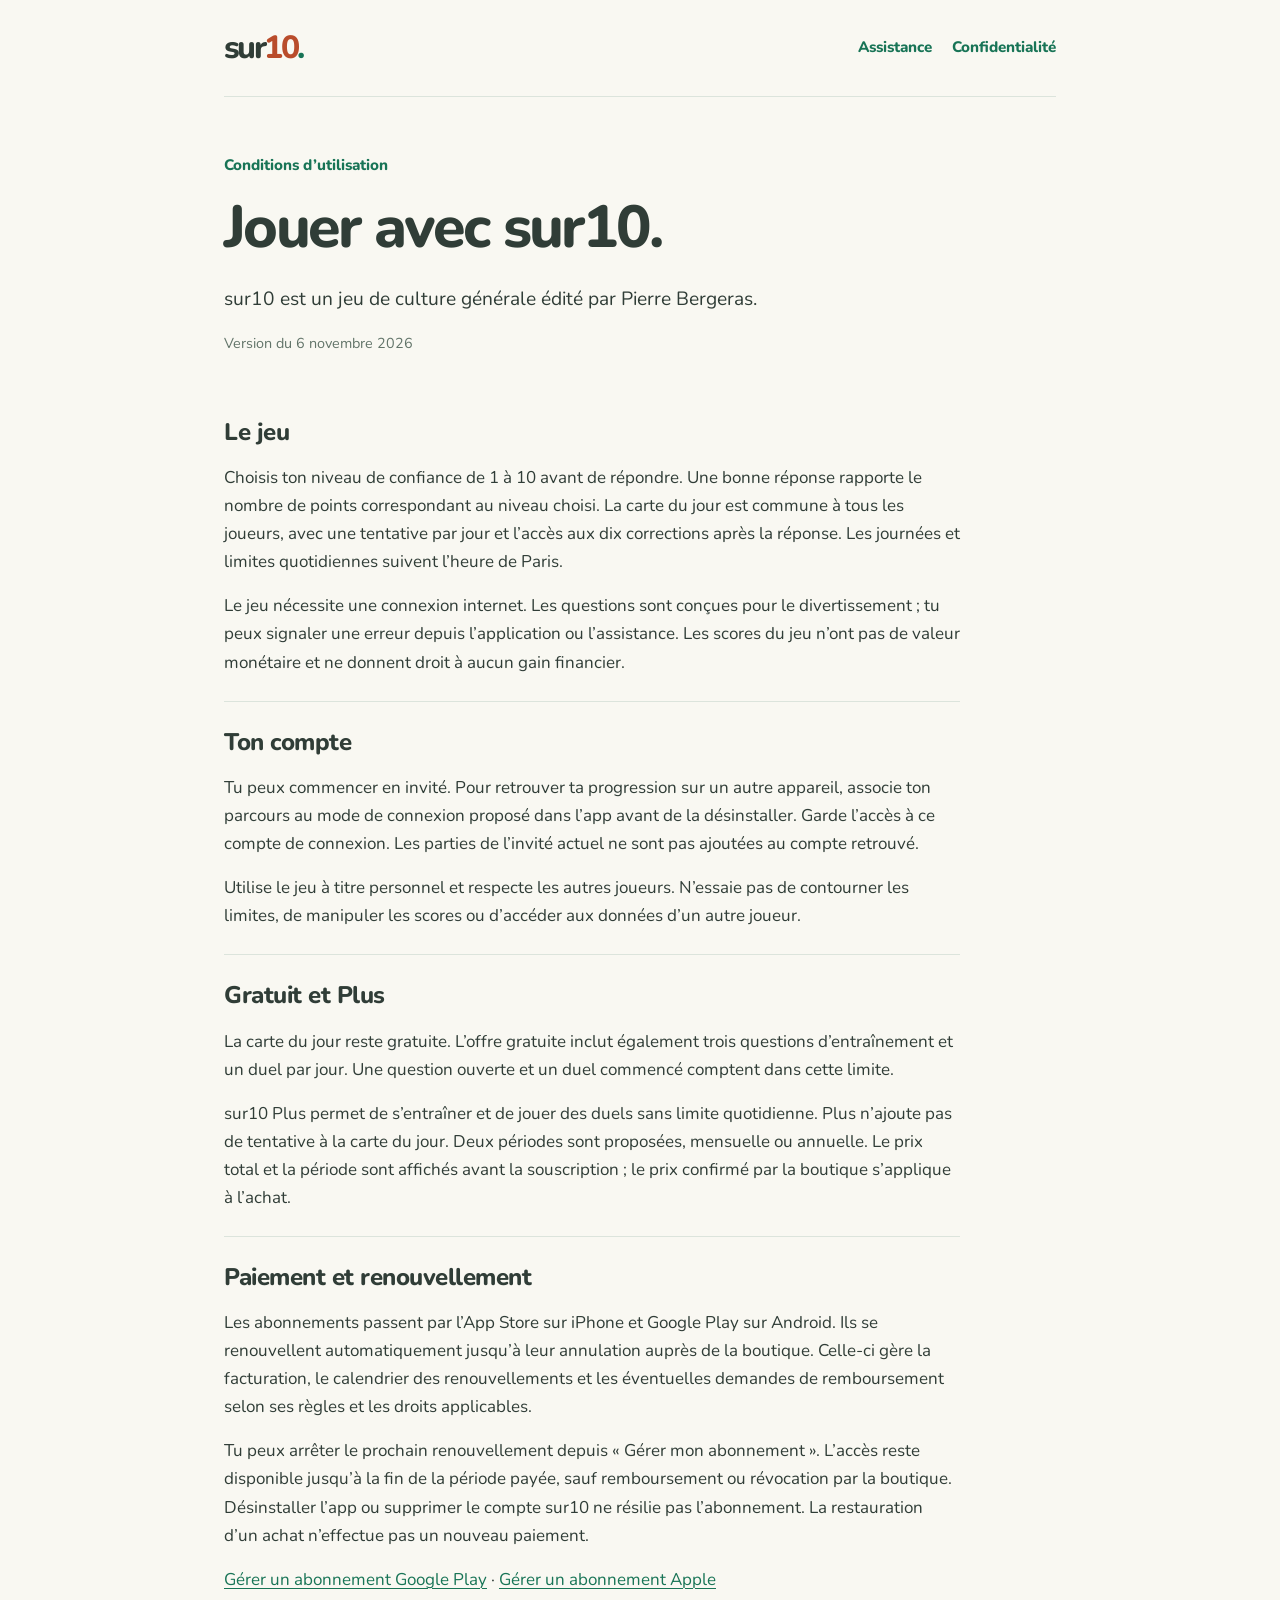
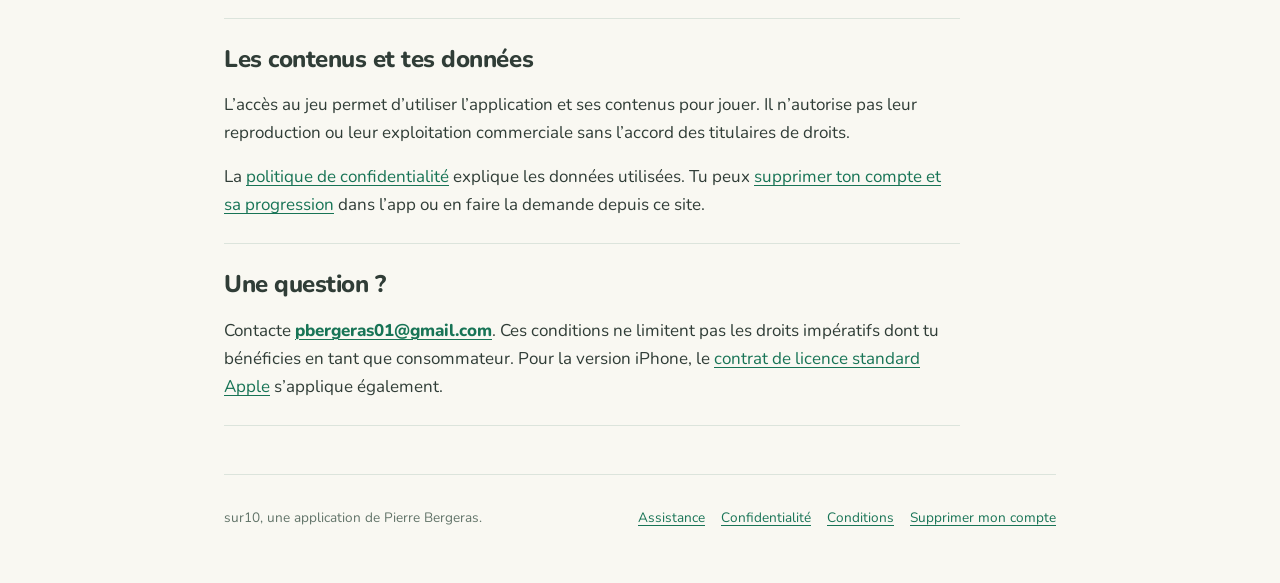
<file: terms.html>
<!doctype html>
<html lang="fr">
<head>
  <meta charset="utf-8">
  <meta name="viewport" content="width=device-width, initial-scale=1">
  <meta name="description" content="Les règles du jeu sur10 et les modalités de l’abonnement sur10 Plus.">
  <meta name="theme-color" content="#F9F8F2">
  <title>Conditions d’utilisation · sur10</title>
  <link rel="icon" type="image/svg+xml" href="assets/mark.svg">
  <link rel="stylesheet" href="styles.css">
  <link rel="canonical" href="https://pierrebgs.github.io/sur10-support/terms.html">
</head>
<body>
  <a class="skip-link" href="#contenu">Aller au contenu</a>
  <header class="site-header">
    <a class="wordmark" href="index.html" aria-label="sur10, accueil">sur<span>10</span><i aria-hidden="true">.</i></a>
    <nav aria-label="Navigation principale">
      <a href="support.html">Assistance</a>
      <a href="privacy.html">Confidentialité</a>
    </nav>
  </header>
  <main id="contenu" tabindex="-1">
    <div class="page-intro"><p class="eyebrow">Conditions d’utilisation</p><h1>Jouer avec sur10.</h1><p class="lead">sur10 est un jeu de culture générale édité par Pierre Bergeras.</p><p class="updated">Version du 6 novembre 2026</p></div>
    <div class="article">
      <section><h2>Le jeu</h2><p>Choisis ton niveau de confiance de 1 à 10 avant de répondre. Une bonne réponse rapporte le nombre de points correspondant au niveau choisi. La carte du jour est commune à tous les joueurs, avec une tentative par jour et l’accès aux dix corrections après la réponse. Les journées et limites quotidiennes suivent l’heure de Paris.</p><p>Le jeu nécessite une connexion internet. Les questions sont conçues pour le divertissement ; tu peux signaler une erreur depuis l’application ou l’assistance. Les scores du jeu n’ont pas de valeur monétaire et ne donnent droit à aucun gain financier.</p></section>
      <section><h2>Ton compte</h2><p>Tu peux commencer en invité. Pour retrouver ta progression sur un autre appareil, associe ton parcours au mode de connexion proposé dans l’app avant de la désinstaller. Garde l’accès à ce compte de connexion. Les parties de l’invité actuel ne sont pas ajoutées au compte retrouvé.</p><p>Utilise le jeu à titre personnel et respecte les autres joueurs. N’essaie pas de contourner les limites, de manipuler les scores ou d’accéder aux données d’un autre joueur.</p></section>
      <section><h2>Gratuit et Plus</h2><p>La carte du jour reste gratuite. L’offre gratuite inclut également trois questions d’entraînement et un duel par jour. Une question ouverte et un duel commencé comptent dans cette limite.</p><p>sur10 Plus permet de s’entraîner et de jouer des duels sans limite quotidienne. Plus n’ajoute pas de tentative à la carte du jour. Deux périodes sont proposées, mensuelle ou annuelle. Le prix total et la période sont affichés avant la souscription ; le prix confirmé par la boutique s’applique à l’achat.</p></section>
      <section><h2>Paiement et renouvellement</h2><p>Les abonnements passent par l’App Store sur iPhone et Google Play sur Android. Ils se renouvellent automatiquement jusqu’à leur annulation auprès de la boutique. Celle-ci gère la facturation, le calendrier des renouvellements et les éventuelles demandes de remboursement selon ses règles et les droits applicables.</p><p>Tu peux arrêter le prochain renouvellement depuis « Gérer mon abonnement ». L’accès reste disponible jusqu’à la fin de la période payée, sauf remboursement ou révocation par la boutique. Désinstaller l’app ou supprimer le compte sur10 ne résilie pas l’abonnement. La restauration d’un achat n’effectue pas un nouveau paiement.</p><p><a href="https://support.google.com/googleplay/answer/7018481?hl=fr">Gérer un abonnement Google Play</a> · <a href="https://support.apple.com/fr-fr/118428">Gérer un abonnement Apple</a></p></section>
      <section><h2>Les contenus et tes données</h2><p>L’accès au jeu permet d’utiliser l’application et ses contenus pour jouer. Il n’autorise pas leur reproduction ou leur exploitation commerciale sans l’accord des titulaires de droits.</p><p>La <a href="privacy.html">politique de confidentialité</a> explique les données utilisées. Tu peux <a href="suppression.html">supprimer ton compte et sa progression</a> dans l’app ou en faire la demande depuis ce site.</p></section>
      <section><h2>Une question ?</h2><p>Contacte <a class="contact-address" href="mailto:pbergeras01@gmail.com?subject=sur10%20%E2%80%94%20Assistance">pbergeras01@gmail.com</a>. Ces conditions ne limitent pas les droits impératifs dont tu bénéficies en tant que consommateur. Pour la version iPhone, le <a href="https://www.apple.com/legal/internet-services/itunes/dev/stdeula/">contrat de licence standard Apple</a> s’applique également.</p></section>
    </div>
  </main>
  <footer class="site-footer">
    <p>sur10, une application de Pierre Bergeras.</p>
    <div><a href="support.html">Assistance</a><a href="privacy.html">Confidentialité</a><a href="terms.html">Conditions</a><a href="suppression.html">Supprimer mon compte</a></div>
  </footer>
</body>
</html>
</file>
<file: styles.css>
@font-face{font-family:Nunito;src:url("assets/Nunito-Regular.ttf") format("truetype");font-style:normal;font-weight:400;font-display:swap}
@font-face{font-family:Nunito;src:url("assets/Nunito-ExtraBold.ttf") format("truetype");font-style:normal;font-weight:700 900;font-display:swap}
:root{color-scheme:light;--paper:#f9f8f2;--ink:#303d37;--muted:#627469;--green:#187456;--soft:#e6f6ee;--coral:#b94c2b;--line:#dce4dc}
*{box-sizing:border-box}
html{scroll-padding-top:2rem}
body{margin:0;background:var(--paper);color:var(--ink);font-family:Nunito,ui-rounded,system-ui,-apple-system,sans-serif;font-size:1.0625rem;line-height:1.65;-webkit-text-size-adjust:100%}
a{color:var(--green);text-underline-offset:.2em;text-decoration-thickness:.08em;overflow-wrap:anywhere}
a:hover{color:var(--coral)}
a:focus-visible{outline:3px solid var(--green);outline-offset:5px;border-radius:4px}
p{margin:0 0 1rem}
strong,h1,h2{font-weight:800}
.site-header,.site-footer,main{width:min(100% - 3rem,52rem);margin-inline:auto}
.site-header{display:flex;align-items:center;justify-content:space-between;gap:1rem;padding:1.5rem 0;border-bottom:1px solid var(--line)}
.wordmark{font-size:2rem;line-height:1.5;font-weight:800;letter-spacing:-.08em;text-decoration:none;color:var(--ink);white-space:nowrap}
.wordmark span{color:var(--coral)}
.wordmark i{color:var(--green);font-style:normal}
.site-header nav{display:flex;gap:.25rem 1.25rem;flex-wrap:wrap;justify-content:flex-end}
.site-header nav a{display:flex;align-items:center;min-height:44px;font-size:.95rem;font-weight:800;text-decoration:none}
.site-header nav a[aria-current]{text-decoration:underline;text-decoration-thickness:2px}
.hero{padding:5rem 0 3.5rem;max-width:44rem}
.eyebrow{font-size:.95rem;font-weight:800;color:var(--green);margin-bottom:1.15rem}
h1{font-size:clamp(2.5rem,7vw,4.25rem);line-height:1.08;letter-spacing:-.045em;margin:0 0 1.5rem}
.hero h1 span{color:var(--green)}
.lead{font-size:1.2rem;line-height:1.65;max-width:43rem}
.score-rule{display:flex;gap:1rem;align-items:center;width:14rem;margin-top:2rem}
.score-rule>span:not(.score-line){width:2.8rem;height:2.8rem;display:grid;place-items:center;border:2px solid var(--green);border-bottom-width:5px;border-radius:.85rem;font-weight:800;font-size:1.3rem;background:#fff}
.score-rule>span:last-child{background:var(--green);color:#fff}
.score-line{flex:1;border-top:3px dotted #a9b8aa}
.caption{font-size:.9rem;color:var(--muted);margin-top:.8rem}
.home-links{border-top:1px solid var(--line)}
.feature-link{display:flex;align-items:center;justify-content:space-between;gap:1.5rem;padding:1.5rem 0;border-bottom:1px solid var(--line);text-decoration:none}
.feature-link strong{display:block;font-size:1.4rem;line-height:1.4}
.feature-link small{display:block;margin-top:.35rem;font-size:1rem;font-weight:400;color:var(--muted)}
.feature-link>span:last-child{font-size:1.7rem}
.home-note{color:var(--muted);font-size:.9rem;margin-top:1.5rem}
.page-intro{padding:3.5rem 0 1.25rem}
.page-intro h1{font-size:clamp(2.4rem,7vw,3.7rem)}
.contact-box{background:var(--soft);padding:1.5rem;border-radius:1.25rem;margin:0 0 2rem}
.contact-address{font-weight:800}
.contact-box>.contact-address{display:inline-block;font-size:1.2rem;min-height:44px}
.contact-box p{font-size:.95rem;color:var(--muted);margin:0;max-width:40rem}
.article{max-width:46rem}
.article section{padding:1.5rem 0;border-bottom:1px solid var(--line)}
.article h2{font-size:1.5rem;line-height:1.35;letter-spacing:-.02em;margin:0 0 1rem}
.article p:last-child{margin-bottom:0}
.text-link{display:inline-block;min-height:44px;padding-block:.5rem;font-weight:800}
.updated{font-size:.9rem;color:var(--muted)}
.contents{background:#fff;border:1px solid var(--line);border-radius:1.25rem;padding:1rem 1.5rem;margin:.5rem 0 1rem}
.contents ol{padding-left:1.35rem;margin:0}
.contents a,.provider-links a{display:inline-block;padding-block:.55rem;min-height:44px}
.contents li{padding-left:.25rem}
.provider-links{padding-left:1.25rem}
.site-footer{display:flex;justify-content:space-between;gap:1rem;flex-wrap:wrap;padding:2rem 0;margin-top:3rem;border-top:1px solid var(--line);font-size:.85rem;color:var(--muted)}
.site-footer p{margin:0}
.site-footer div{display:flex;gap:1rem;flex-wrap:wrap}
.site-footer a{display:inline-block;min-height:44px}
.skip-link{position:absolute;left:1rem;top:-10rem;padding:.7rem 1rem;background:var(--ink);color:#fff;z-index:2}
.skip-link:focus{top:1rem;color:#fff}
@media(max-width:480px){.site-header,.site-footer,main{width:calc(100% - 2.25rem)}.site-header{align-items:flex-start;padding-top:1rem}.site-header nav{gap:0 .75rem;max-width:15rem}.site-header nav a{font-size:.85rem}.hero{padding-top:3.5rem}.lead{font-size:1.1rem}.page-intro{padding-top:2.5rem}.contact-box{padding:1.2rem}.contact-box>.contact-address{font-size:1.05rem}}
@media print{body{background:#fff}.site-header nav,.skip-link,.site-footer div{display:none}.site-header,.site-footer,main{width:100%}h1{font-size:2rem}.page-intro{padding-top:1rem}.article section{break-inside:avoid}.contents{display:none}a{color:inherit}}
</file>
